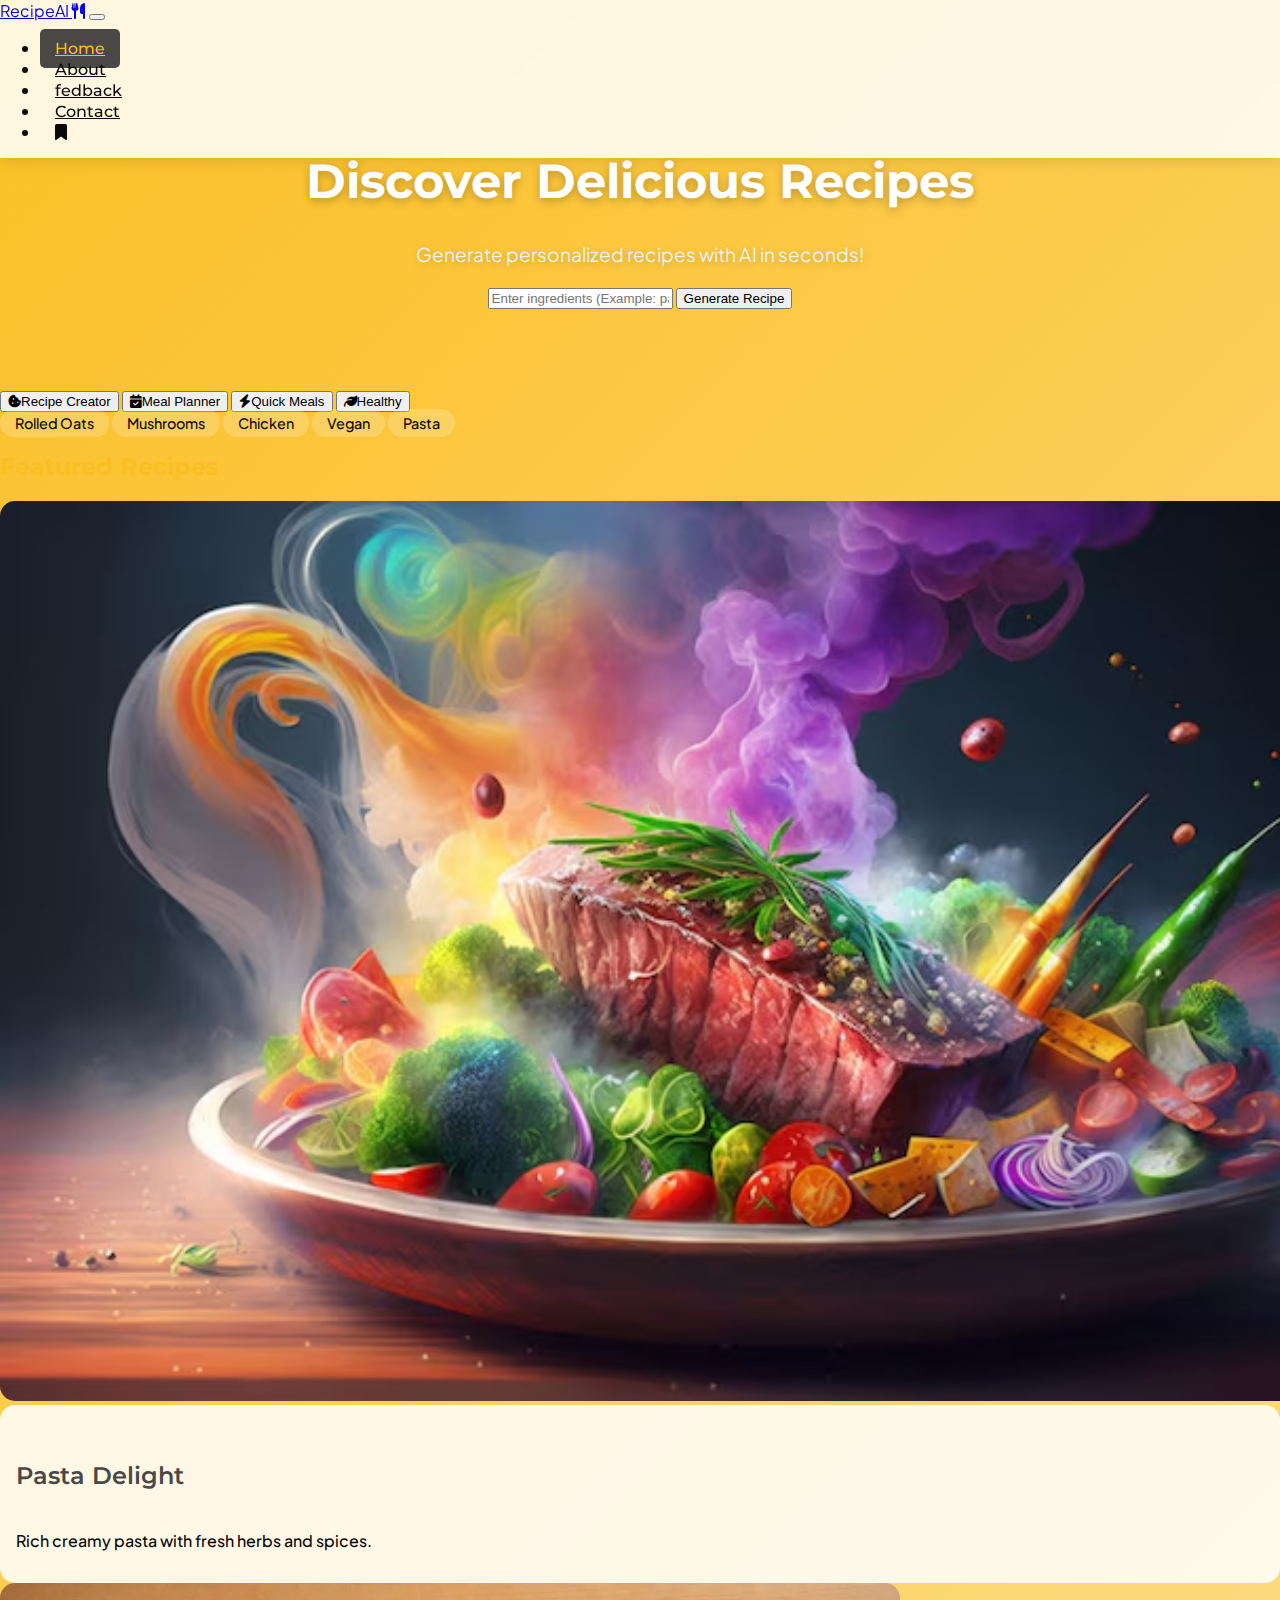
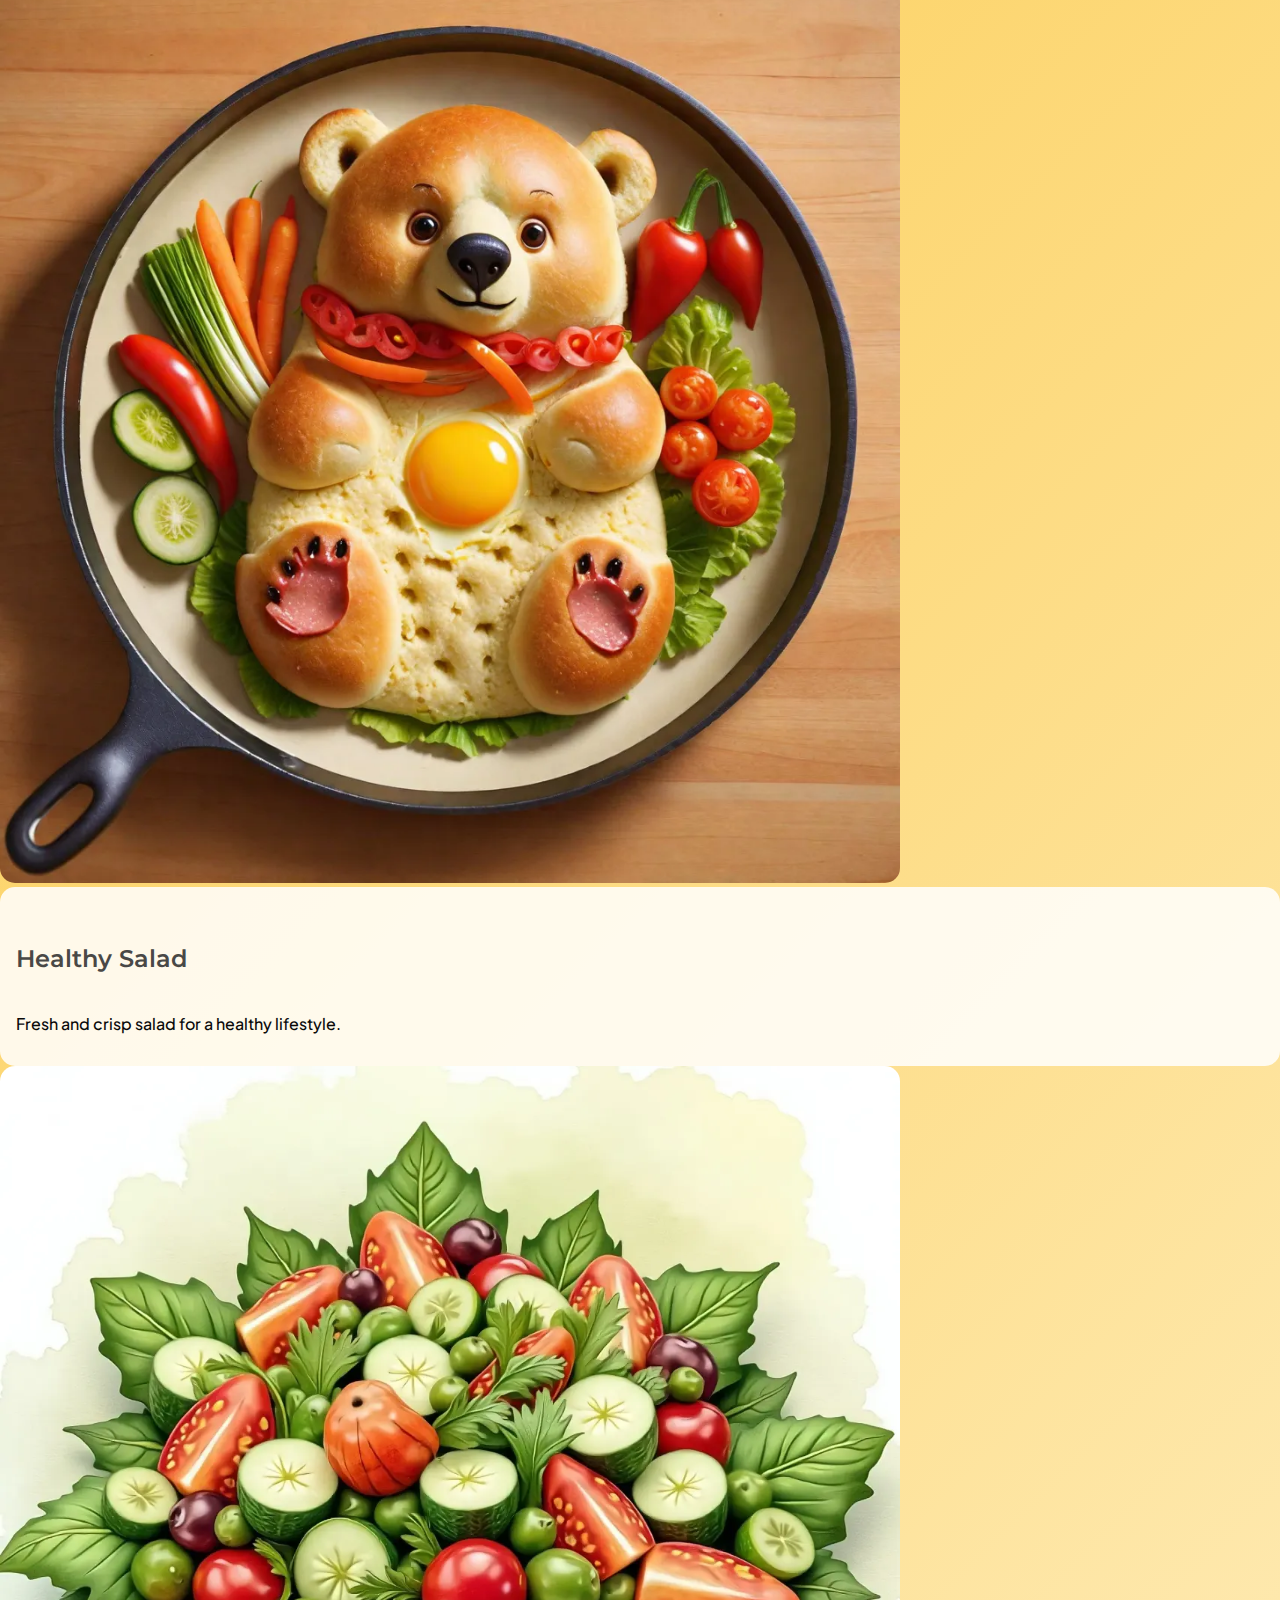
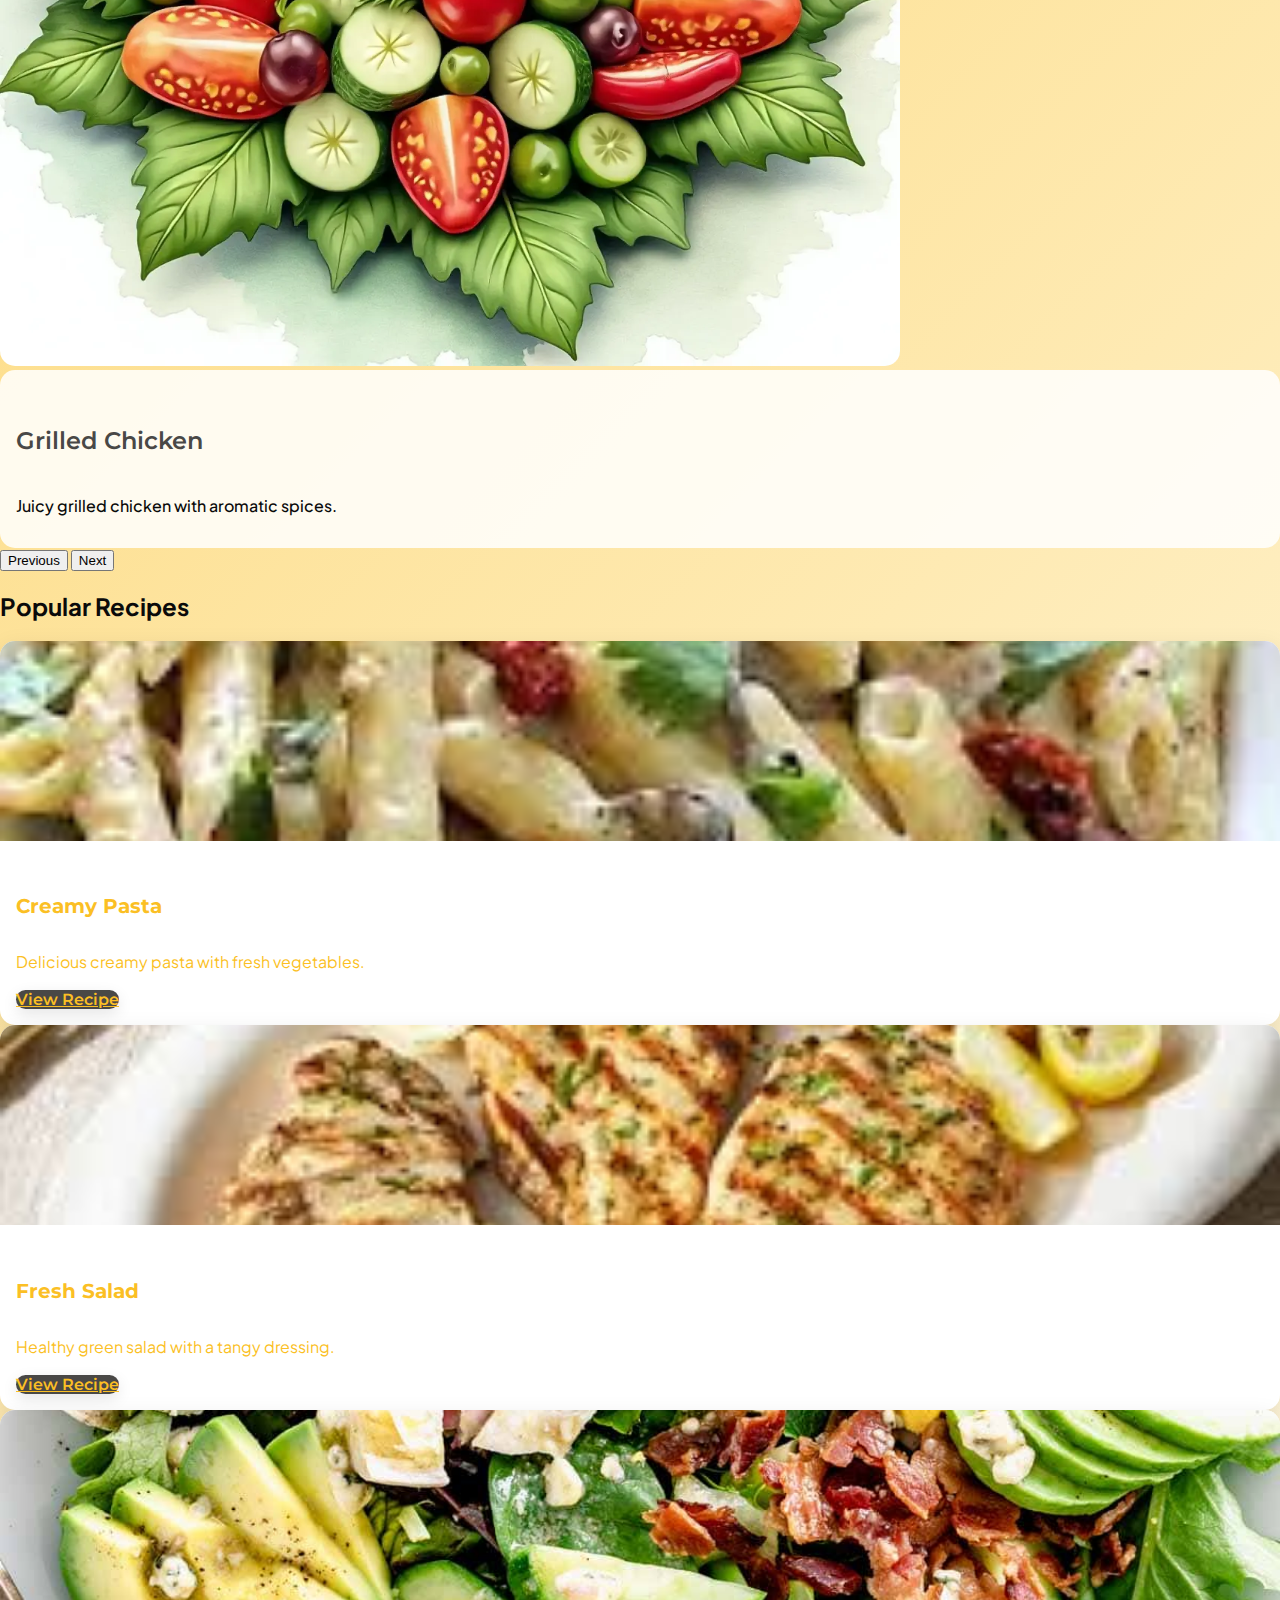
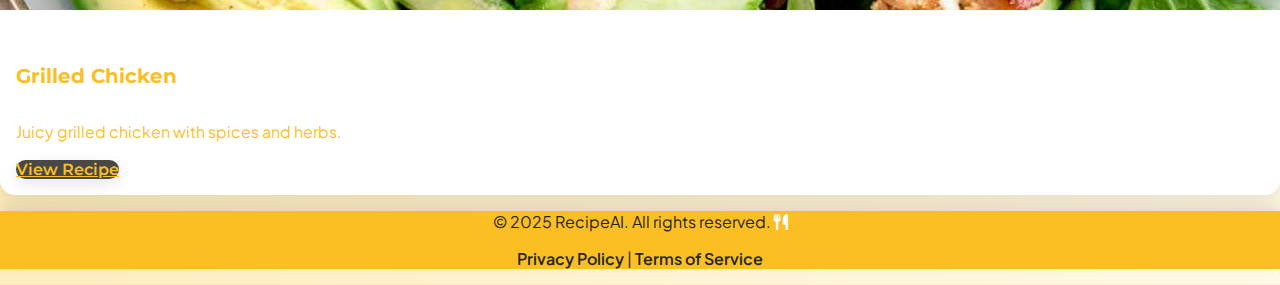
<file: recipe-ai-main/index.html>
<!DOCTYPE html>
<html lang="en">
<head>
  <meta charset="UTF-8">
  <meta name="viewport" content="width=device-width, initial-scale=1.0">
  <title>AI Recipe Generator</title>
  
  <!-- Bootstrap -->
<link href="https://cdn.jsdelivr.net/npm/bootstrap@5.3.8/dist/css/bootstrap.min.css" rel="stylesheet" integrity="sha384-sRIl4kxILFvY47J16cr9ZwB07vP4J8+LH7qKQnuqkuIAvNWLzeN8tE5YBujZqJLB" crossorigin="anonymous">  
  <!-- FontAwesome -->
  <link rel="stylesheet" href="https://cdnjs.cloudflare.com/ajax/libs/font-awesome/6.5.0/css/all.min.css">
  
  <!-- Google Fonts -->
  <link href="https://fonts.googleapis.com/css2?family=Montserrat:wght@500;700&family=Plus+Jakarta+Sans:wght@400;500&display=swap" rel="stylesheet">
  
  <!-- Custom CSS -->
  <link rel="stylesheet" href="index.css">
</head>
<body>

<!-- Navbar -->
<nav class="navbar navbar-expand-lg navbar-light fixed-top px-4 py-3" style="background: rgba(255,255,255,0.85); backdrop-filter: blur(8px);">
  <a class="navbar-brand fw-bold" href="#">RecipeAI <i class="fas fa-utensils"></i></a>
  <button class="navbar-toggler" type="button" data-bs-toggle="collapse" data-bs-target="#navbarNav">
    <span class="navbar-toggler-icon"></span>
  </button>
  <div class="collapse navbar-collapse justify-content-end" id="navbarNav">
    <ul class="navbar-nav align-items-center">
      <li class="nav-item mx-2"><a class="nav-link active" href="#">Home</a></li>
      <li class="nav-item mx-2"><a class="nav-link" href="about.html">About</a></li>
       <li class="nav-item mx-2"><a class="nav-link" href="fedback.html">fedback</a></li>
      <li class="nav-item mx-2"><a class="nav-link" href="contact.html">Contact</a></li>
      <li class="nav-item mx-2"><a class="nav-link" href="#bookmarks"><i class="fas fa-bookmark"></i></a></li>
    </ul>
  </div>
</nav>

 <!-- Hero Section -->
<section class="hero d-flex flex-column align-items-center justify-content-center text-center">
  <h1 class="mb-3">Discover Delicious Recipes</h1>
  <p class="mb-4">Generate personalized recipes with AI in seconds!</p>

  
  <!-- Search Section
  <div class="search-bar mb-4">
    <input type="text" id="searchInput" class="form-control" placeholder="Type your recipe or ingredients">
    <button id="searchBtn" class="btn btn-accent">Search</button>
  </div> -->

  <!-- Input Section for AI Recipe Generator -->
  <div class="input-group mb-4">
    <input type="text" id="ingredients" class="form-control" placeholder="Enter ingredients (Example: pasta, cheese, tomato)">
    <button id="generateBtn" class="btn btn-primary">Generate Recipe</button>
  </div>

  <!-- AI Recipe Output Section -->
  <div class="row g-4 mt-4" id="aiRecipeCards">
    <!-- AI recipe cards appear here dynamically -->
  </div>

</section>



  <!-- Categories -->
  <div class="categories d-flex flex-wrap justify-content-center gap-2 mb-3">
    <button class="btn btn-outline-primary"><i class="fas fa-cookie-bite me-1"></i>Recipe Creator</button>
    <button class="btn btn-outline-primary"><i class="fas fa-calendar-check me-1"></i>Meal Planner</button>
    <button class="btn btn-outline-primary"><i class="fas fa-bolt me-1"></i>Quick Meals</button>
    <button class="btn btn-outline-primary"><i class="fas fa-leaf me-1"></i>Healthy</button>
  </div>

  <!-- Tags -->
  <div class="tags d-flex flex-wrap justify-content-center gap-2">
    <span class="tag">Rolled Oats</span>
    <span class="tag">Mushrooms</span>
    <span class="tag">Chicken</span>
    <span class="tag">Vegan</span>
    <span class="tag">Pasta</span>
  </div>
</section>

<!-- Featured Recipes Carousel -->
<section class="carousel-section container my-5">
  <h2 class="text-center mb-4">Featured Recipes</h2>
  
  <div id="recipeCarousel" class="carousel slide shadow-sm rounded" data-bs-ride="carousel">
    <div class="carousel-inner rounded">
      <div class="carousel-item active">
        <img src="images/ai rainbow.avif" class="d-block w-100 carousel-img rounded" alt="Pasta">
        <div class="carousel-caption d-none d-md-block bg-light bg-opacity-75 rounded p-3">
          <h5>Pasta Delight</h5>
          <p>Rich creamy pasta with fresh herbs and spices.</p>
        </div>
      </div>
      <div class="carousel-item">
        <img src="images/bear.webp" class="d-block w-100 carousel-img rounded" alt="Salad">
        <div class="carousel-caption d-none d-md-block bg-light bg-opacity-75 rounded p-3">
          <h5>Healthy Salad</h5>
          <p>Fresh and crisp salad for a healthy lifestyle.</p>
        </div>
      </div>
      <div class="carousel-item">
        <img src="images/feature_image_1.webp" class="d-block w-100 carousel-img rounded" alt="Chicken">
        <div class="carousel-caption d-none d-md-block bg-light bg-opacity-75 rounded p-3">
          <h5>Grilled Chicken</h5>
          <p>Juicy grilled chicken with aromatic spices.</p>
        </div>
      </div>
    </div>

    <!-- Controls -->
     <button class="carousel-control-prev" type="button" data-bs-target="#recipeCarousel" data-bs-slide="prev">
      <span class="carousel-control-prev-icon bg-dark rounded-circle p-2" aria-hidden="true"></span>
      <span class="visually-hidden">Previous</span>
    </button>
    <button class="carousel-control-next" type="button" data-bs-target="#recipeCarousel" data-bs-slide="next">
      <span class="carousel-control-next-icon bg-dark rounded-circle p-2" aria-hidden="true"></span>
      <span class="visually-hidden">Next</span>
    </button>

    <!-- Indicators  -->
     <div class="carousel-indicators mt-2">
      <button type="button" data-bs-target="#recipeCarousel" data-bs-slide-to="0" class="active rounded-circle" aria-current="true" aria-label="Slide 1"></button>
      <button type="button" data-bs-target="#recipeCarousel" data-bs-slide-to="1" class="rounded-circle" aria-label="Slide 2"></button>
      <button type="button" data-bs-target="#recipeCarousel" data-bs-slide-to="2" class="rounded-circle" aria-label="Slide 3"></button>
    </div>
  </div>
</section>



  
<!-- Recipe Cards Section -->
<section class="recipes container my-5">
  <h2 class="text-center mb-4">Popular Recipes</h2>
  <div class="row g-4" id="staticRecipeCards">
    <!-- Static recipe cards -->
    <div class="col-md-4">
      <div class="card recipe-card shadow-sm h-100">
        <img src="images/images.jpeg" class="card-img-top rounded" alt="Pasta">
        <div class="card-body">
          <h5 class="card-title">Creamy Pasta</h5>
          <p class="card-text">Delicious creamy pasta with fresh vegetables.</p>
          <a href="#" class="btn btn-accent">View Recipe</a>
        </div>
      </div>
    </div>

    <div class="col-md-4">
      <div class="card recipe-card shadow-sm h-100">
        <img src="images/images (1).jpeg" class="card-img-top rounded" alt="Salad">
        <div class="card-body">
          <h5 class="card-title">Fresh Salad</h5>
          <p class="card-text">Healthy green salad with a tangy dressing.</p>
          <a href="#" class="btn btn-accent">View Recipe</a>
        </div>
      </div>
    </div>

    <div class="col-md-4">
      <div class="card recipe-card shadow-sm h-100">
        <img src="images/healthy-cobb-salad-steps-sq-026.jpg" class="card-img-top rounded" alt="Chicken">
        <div class="card-body">
          <h5 class="card-title">Grilled Chicken</h5>
          <p class="card-text">Juicy grilled chicken with spices and herbs.</p>
          <a href="#" class="btn btn-accent">View Recipe</a>
        </div>
      </div>
    </div>
  </div>

  
<!-- Footer -->
 <section class="footer-section mt-5">
<footer class="footer">
  <div class="footer-content">
    <p>&copy; 2025 RecipeAI. All rights reserved. <i class="fas fa-utensils"></i></p>
    <p>
      <a href="#">Privacy Policy</a> | 
      <a href="#">Terms of Service</a>
    </p>
  </div>
    </footer>
 </section>

<script src="https://cdn.jsdelivr.net/npm/bootstrap@5.3.8/dist/js/bootstrap.bundle.min.js" integrity="sha384-FKyoEForCGlyvwx9Hj09JcYn3nv7wiPVlz7YYwJrWVcXK/BmnVDxM+D2scQbITxI" crossorigin="anonymous"></script>
<script src="index.js"></script>
</body>
</html>
</file>
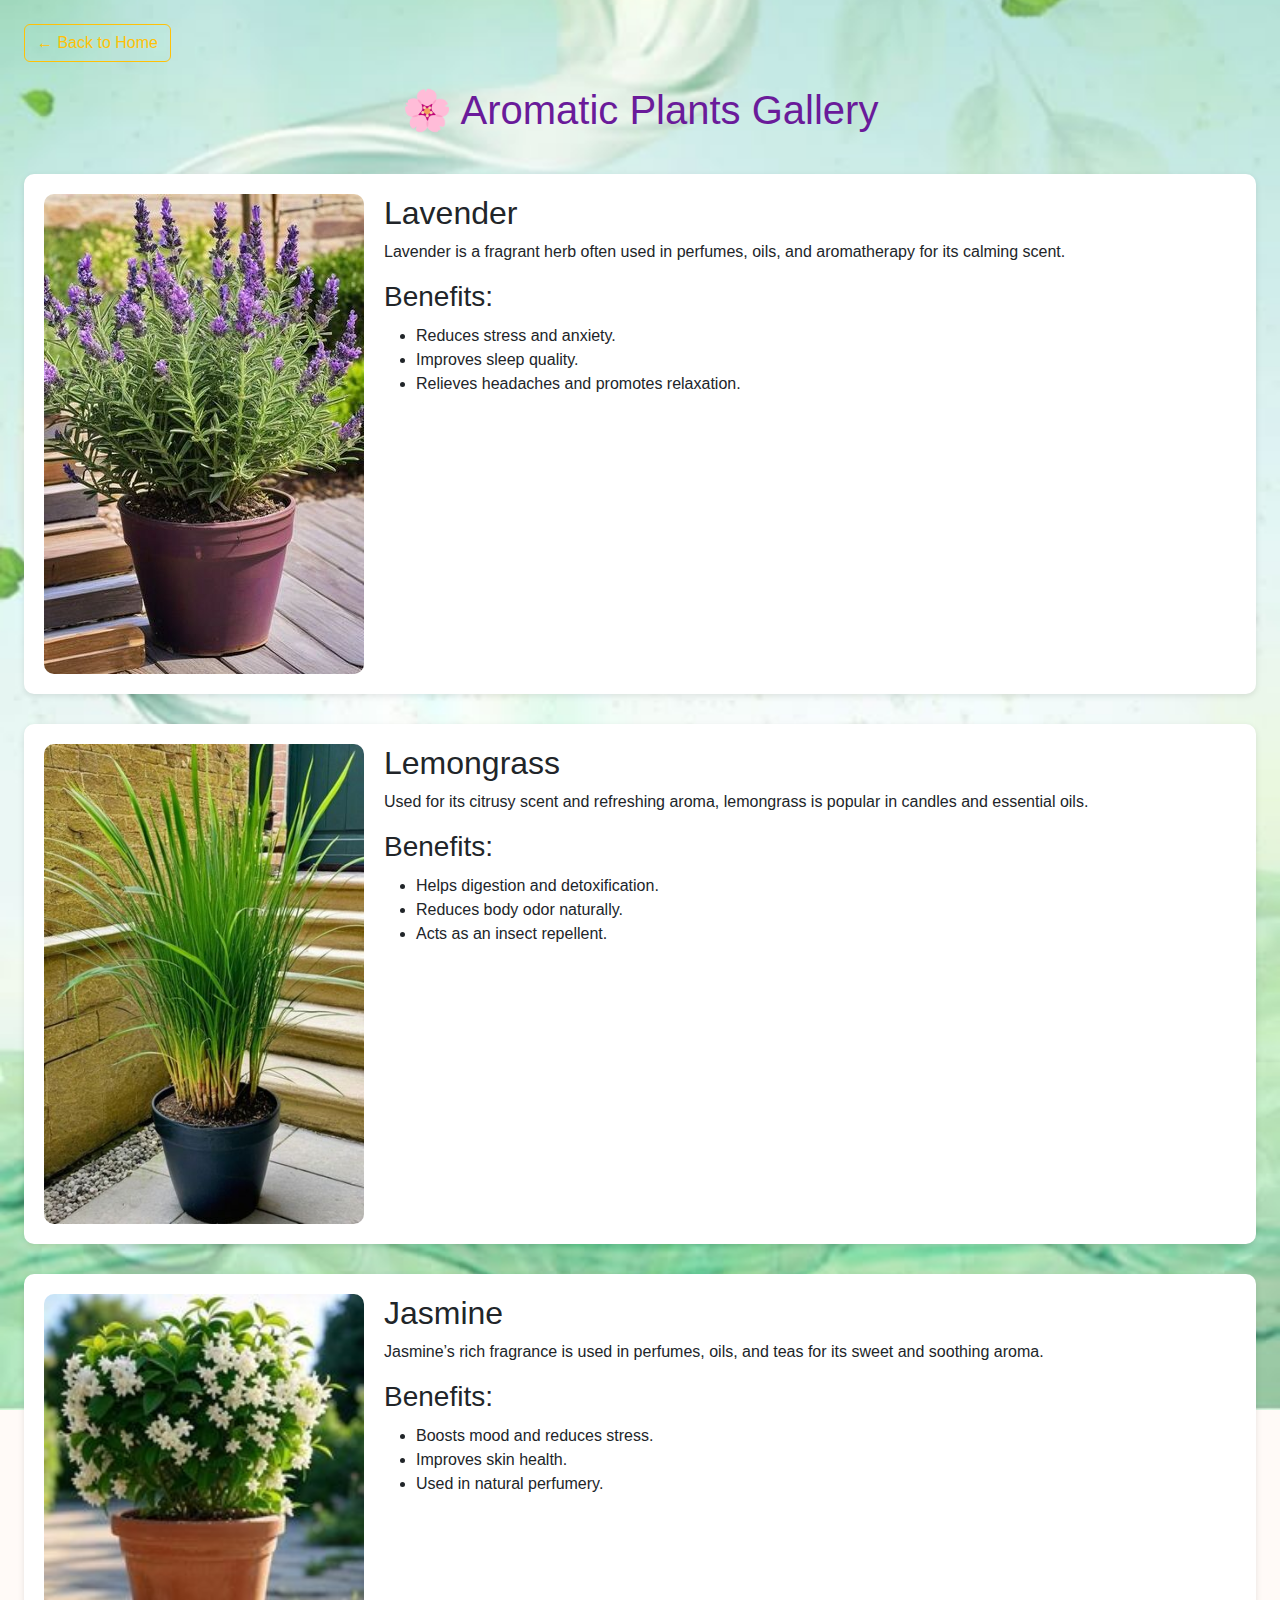
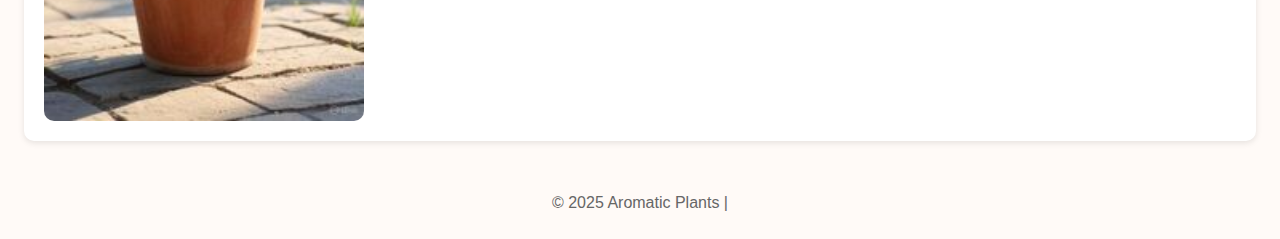
<file: aromatic.html>
<!DOCTYPE html>
<html lang="en">
<head>
  <meta charset="UTF-8">
  <meta name="viewport" content="width=device-width, initial-scale=1.0">
  <title>Aromatic Plants Gallery</title>
    <!-- Bootstrap CSS -->
  <link href="https://cdn.jsdelivr.net/npm/bootstrap@5.3.8/dist/css/bootstrap.min.css" rel="stylesheet" />
  <link href="https://cdn.jsdelivr.net/npm/bootstrap-icons@1.11.3/font/bootstrap-icons.css" rel="stylesheet" />
  <link href="aromatic.css" rel="stylesheet">
</head>
<body>
 <body class="p-4">
 <a href="index.html" class="btn btn-outline-warning mb-4">← Back to Home</a>
  <h1>🌸 Aromatic Plants Gallery</h1>

  <div class="plant">
    <img src="iloveimg-resized/lavender1.jpeg" alt="Lavender">
    <div class="info">
      <h2>Lavender</h2>
      <p>Lavender is a fragrant herb often used in perfumes, oils, and aromatherapy for its calming scent.</p>
      <h3>Benefits:</h3>
      <ul>
        <li>Reduces stress and anxiety.</li>
        <li>Improves sleep quality.</li>
        <li>Relieves headaches and promotes relaxation.</li>
      </ul>
    </div>
  </div>

  <div class="plant">
    <img src="iloveimg-resized/lemongrss.jpeg" alt="Lemongrass">
    <div class="info">
      <h2>Lemongrass</h2>
      <p>Used for its citrusy scent and refreshing aroma, lemongrass is popular in candles and essential oils.</p>
      <h3>Benefits:</h3>
      <ul>
        <li>Helps digestion and detoxification.</li>
        <li>Reduces body odor naturally.</li>
        <li>Acts as an insect repellent.</li>
      </ul>
    </div>
  </div>

  <div class="plant">
    <img src="iloveimg-resized/jasmin.jpeg" alt="Jasmine">
    <div class="info">
      <h2>Jasmine</h2>
      <p>Jasmine’s rich fragrance is used in perfumes, oils, and teas for its sweet and soothing aroma.</p>
      <h3>Benefits:</h3>
      <ul>
        <li>Boosts mood and reduces stress.</li>
        <li>Improves skin health.</li>
        <li>Used in natural perfumery.</li>
      </ul>
    </div>
  </div>

  <footer>© 2025 Aromatic Plants |</footer>
</body>
</html>
</file>
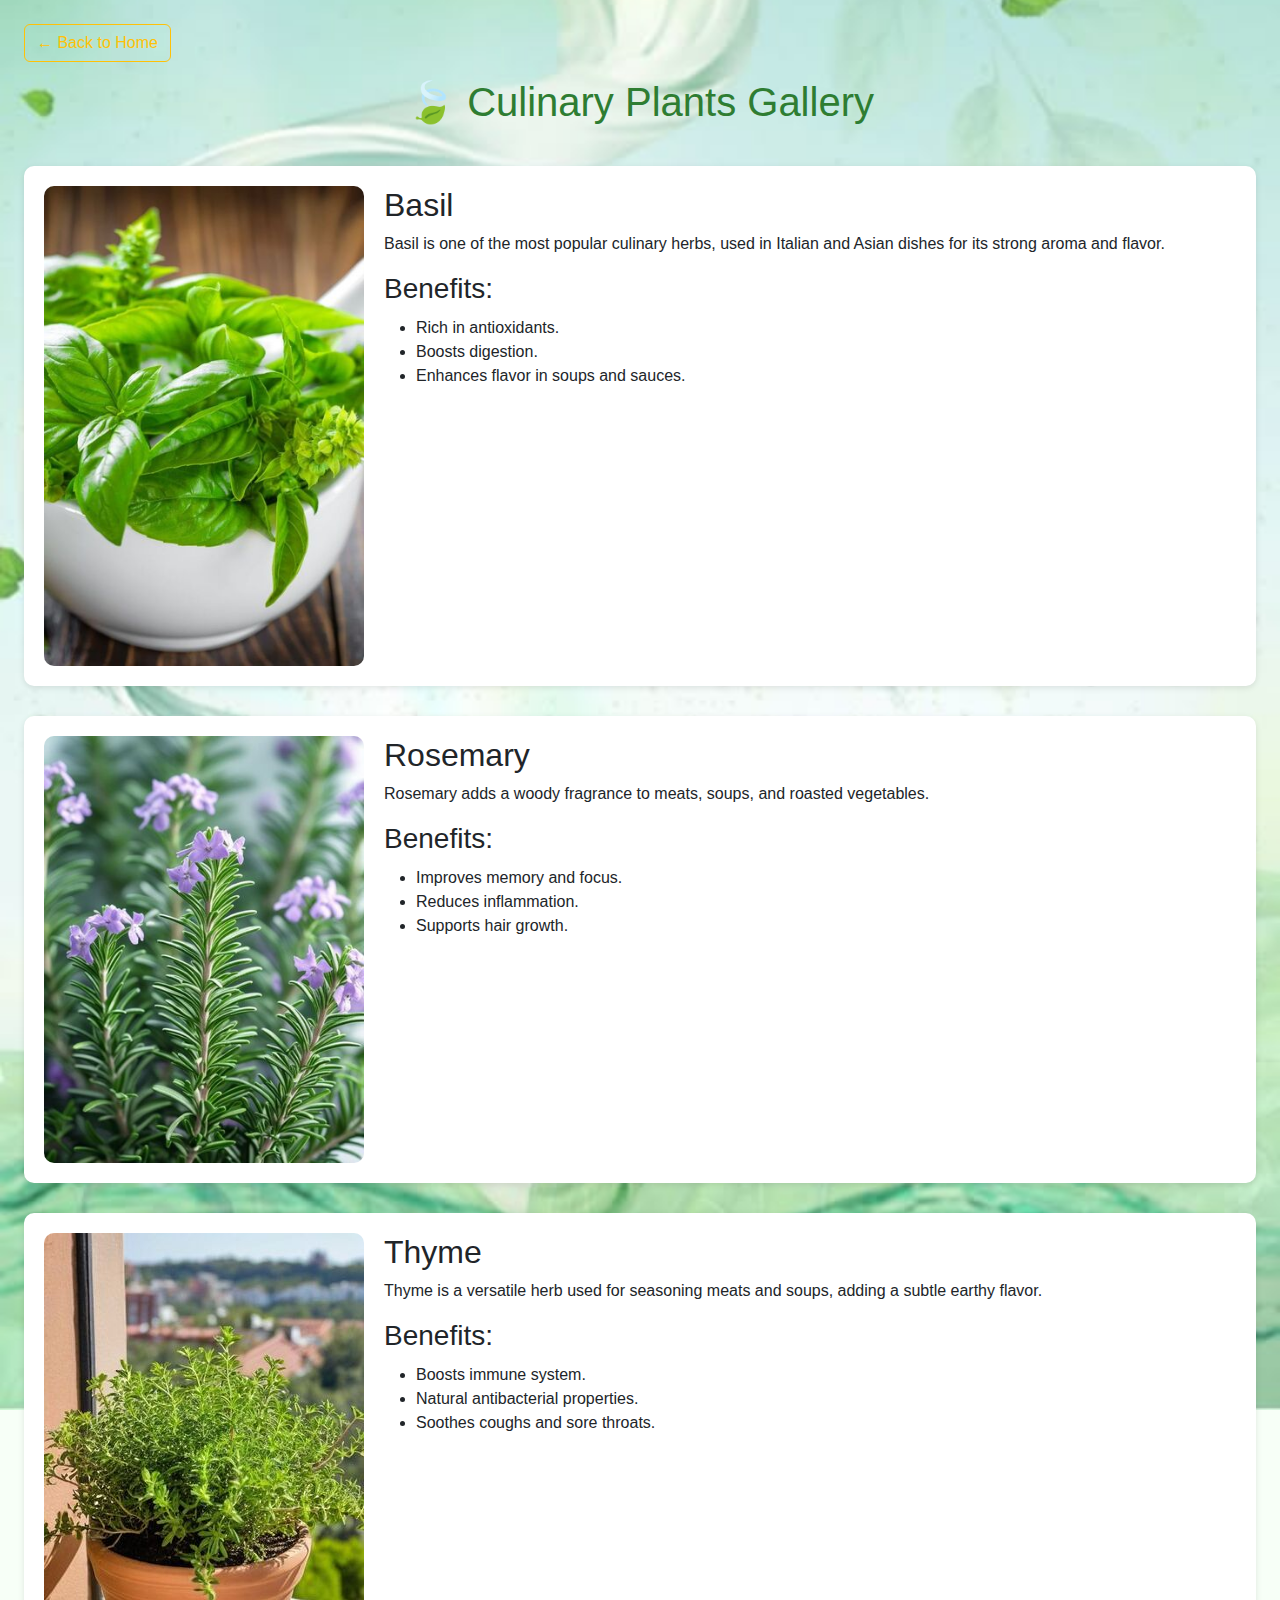
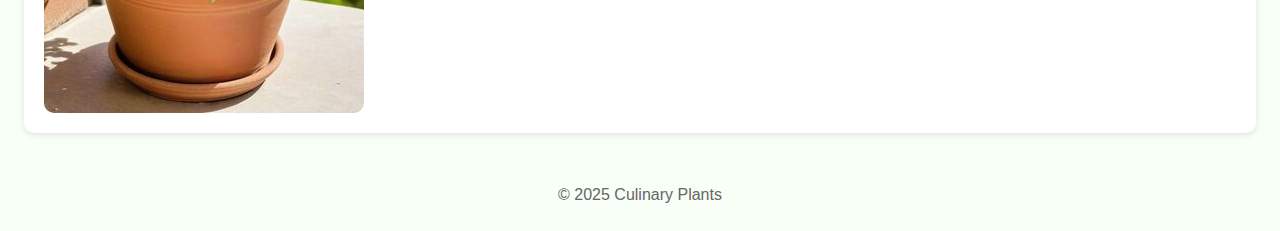
<file: culinary.html>
<!DOCTYPE html>
<html lang="en">
<head>
  <meta charset="UTF-8">
  <meta name="viewport" content="width=device-width, initial-scale=1.0">
  <title>Culinary Plants Gallery</title>
    <!-- Bootstrap CSS -->
  <link href="https://cdn.jsdelivr.net/npm/bootstrap@5.3.8/dist/css/bootstrap.min.css" rel="stylesheet" />
  <link href="https://cdn.jsdelivr.net/npm/bootstrap-icons@1.11.3/font/bootstrap-icons.css" rel="stylesheet" />
  <link href="culinary.css" rel="stylesheet">
</head>
<body>
  <body class="p-4">
  <a href="index.html" class="btn btn-outline-warning mb-3">← Back to Home</a>
  <h1>🍃 Culinary Plants Gallery</h1>

  <div class="plant">
    <img src="iloveimg-resized/basil.jpeg" alt="Basil">
    <div class="info">
      <h2>Basil</h2>
      <p>Basil is one of the most popular culinary herbs, used in Italian and Asian dishes for its strong aroma and flavor.</p>
      <h3>Benefits:</h3>
      <ul>
        <li>Rich in antioxidants.</li>
        <li>Boosts digestion.</li>
        <li>Enhances flavor in soups and sauces.</li>
      </ul>
    </div>
  </div>

  <div class="plant">
    <img src="iloveimg-resized/rosemery.jpeg" alt="Rosemary">
    <div class="info">
      <h2>Rosemary</h2>
      <p>Rosemary adds a woody fragrance to meats, soups, and roasted vegetables.</p>
      <h3>Benefits:</h3>
      <ul>
        <li>Improves memory and focus.</li>
        <li>Reduces inflammation.</li>
        <li>Supports hair growth.</li>
      </ul>
    </div>
  </div>

  <div class="plant">
    <img src="iloveimg-resized/Love fresh thyme_.jpeg" alt="Thyme">
    <div class="info">
      <h2>Thyme</h2>
      <p>Thyme is a versatile herb used for seasoning meats and soups, adding a subtle earthy flavor.</p>
      <h3>Benefits:</h3>
      <ul>
        <li>Boosts immune system.</li>
        <li>Natural antibacterial properties.</li>
        <li>Soothes coughs and sore throats.</li>
      </ul>
    </div>
  </div>

  <footer>© 2025 Culinary Plants </footer>
</body>
</html>
</file>
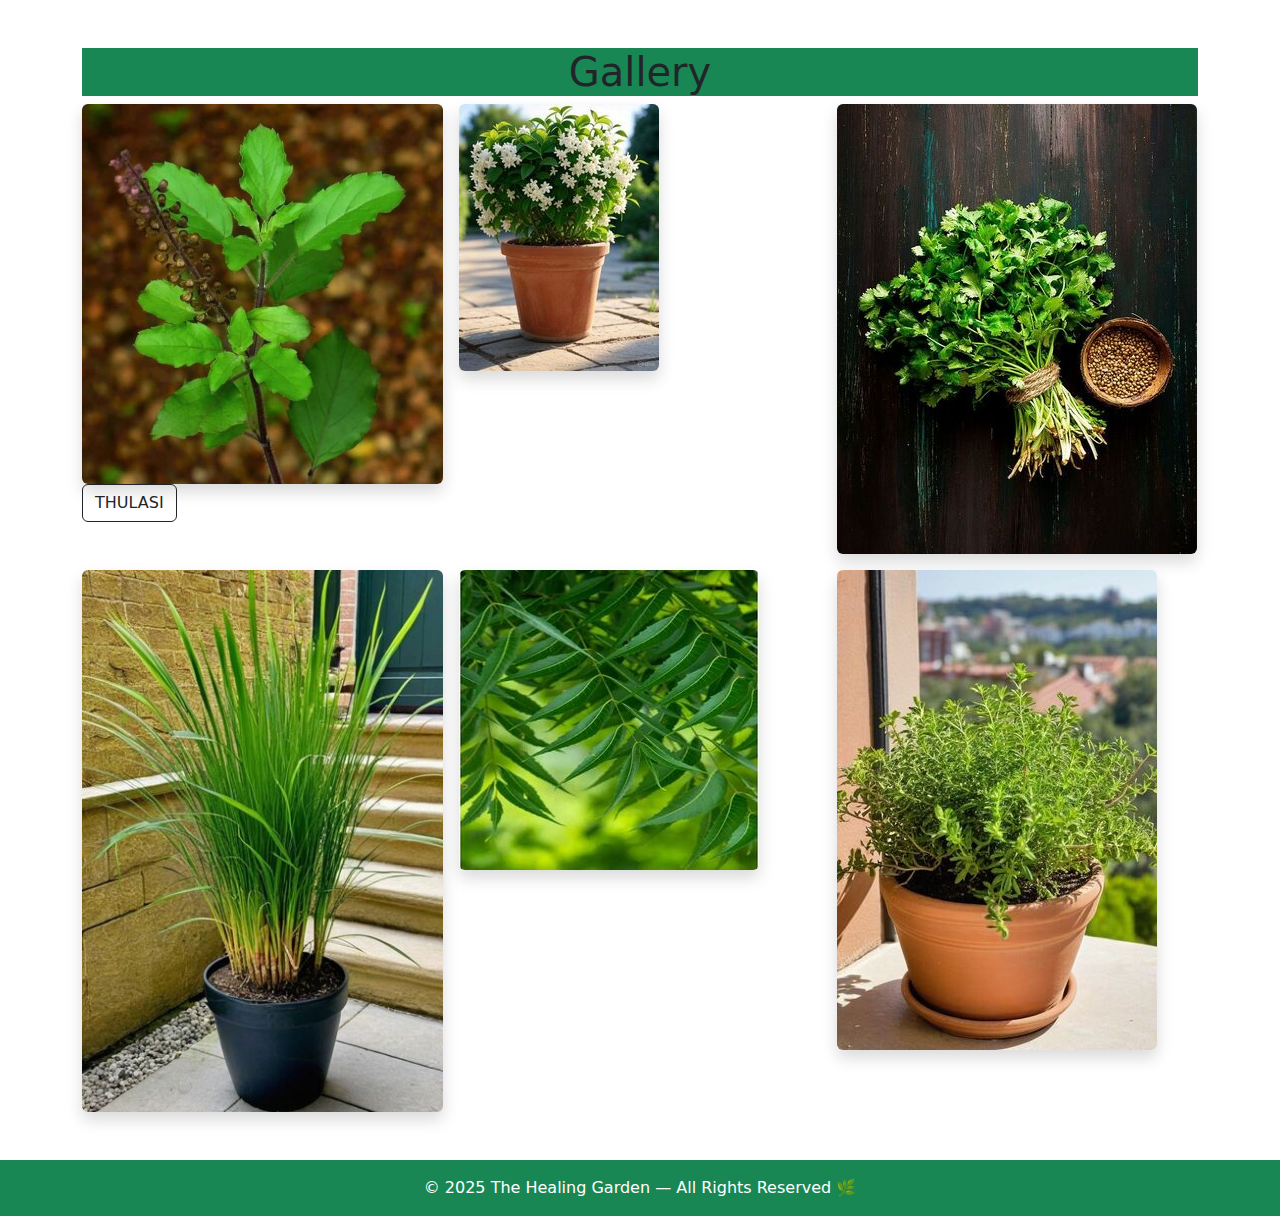
<file: gallery.html>
<!DOCTYPE html>
<html lang="en">
<head>
  <meta charset="UTF-8">
  <meta name="viewport" content="width=device-width, initial-scale=1.0">
  <title>Gallery - The Healing Garden</title>
  <link href="https://cdn.jsdelivr.net/npm/bootstrap@5.3.8/dist/css/bootstrap.min.css" rel="stylesheet">
  <link href="gallery.css" rel="stylesheet">
</head>
<body>

  <section class="container py-5">
    <h1 class="text-center  bg-success">Gallery</h1>
    <div class="row g-3">
      <div class="col-md-4 col-sm-6">
        <img src="iloveimg-resized/Thulasi!.jpeg" class="img-fluid rounded shadow" alt="Slide 1">
        <h4 class="h4 btn btn-outline-dark">THULASI</h4>
      </div>
      <div class="col-md-4 col-sm-6">
        <img src="iloveimg-resized/jasmin.jpeg" class="img-fluid rounded shadow" alt="Slide 2">
      </div>
      <div class="col-md-4 col-sm-6">
        <img src="iloveimg-resized/mailli.jpeg" class="img-fluid rounded shadow" alt="Slide 3">
      </div>
      <!-- Add more images below -->
      <div class="col-md-4 col-sm-6">
        <img src="iloveimg-resized/lemongrss.jpeg" class="img-fluid rounded shadow" alt="Slide 4">
      </div>
      <div class="col-md-4 col-sm-6">
        <img src="iloveimg-resized/neem.jpeg" class="img-fluid rounded shadow" alt="Slide 5">
      </div>
      <div class="col-md-4 col-sm-6">
        <img src="iloveimg-resized/Love fresh thyme_.jpeg" class="img-fluid rounded shadow" alt="Slide 6">
      </div>
    </div>
  </section>

  <footer class="text-center py-3 bg-success text-white">
    &copy; 2025 The Healing Garden — All Rights Reserved 🌿
  </footer>

  <script src="https://cdn.jsdelivr.net/npm/bootstrap@5.3.8/dist/js/bootstrap.bundle.min.js"></script>
</body>
</html>
</file>
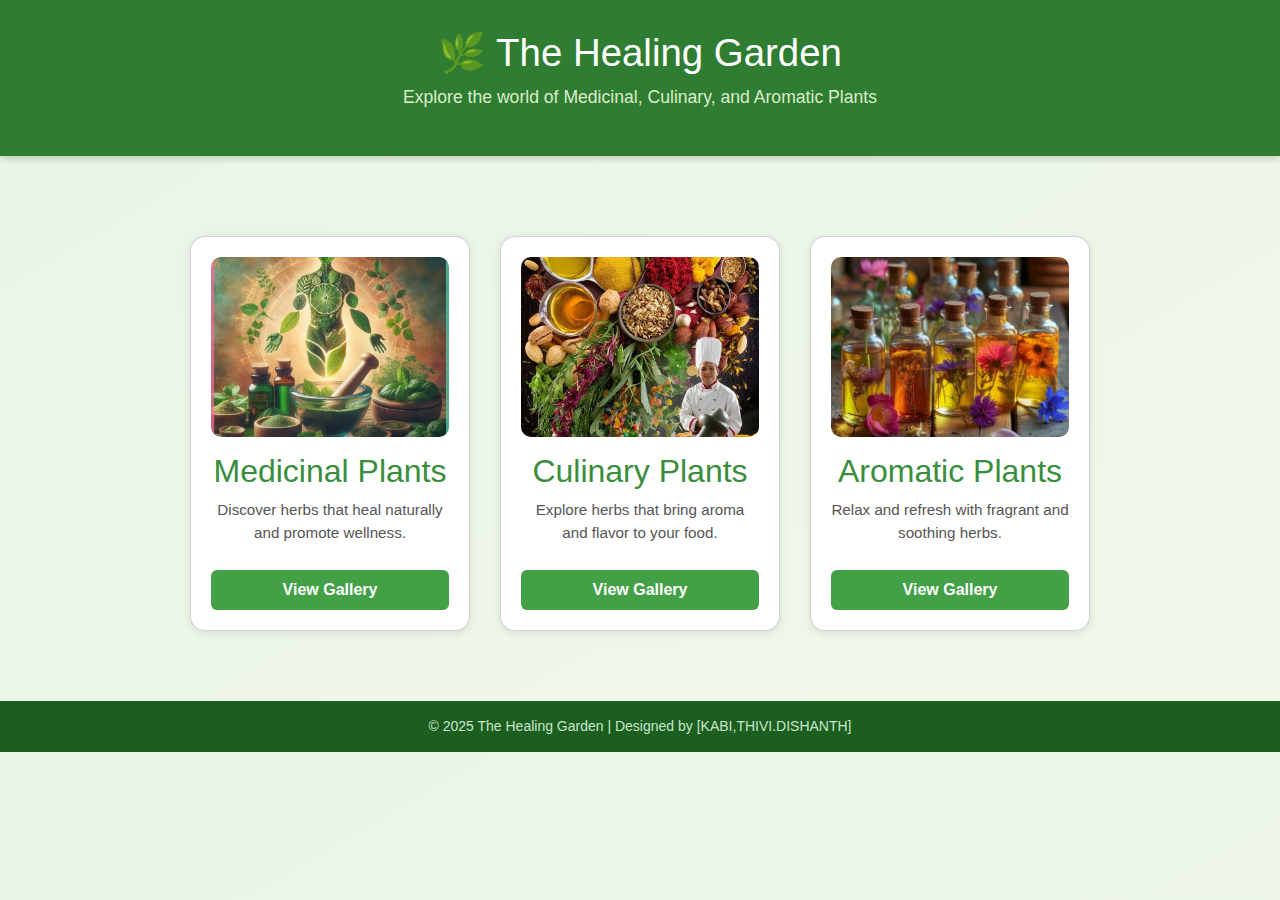
<file: index1.html>
<!DOCTYPE html>
<html lang="en">
<head>
  <meta charset="UTF-8" />
  <meta name="viewport" content="width=device-width, initial-scale=1.0" />
  <title> The Healing Garden</title>

  <!-- Bootstrap CSS -->
  <link href="https://cdn.jsdelivr.net/npm/bootstrap@5.3.8/dist/css/bootstrap.min.css" rel="stylesheet" />
  <link href="https://cdn.jsdelivr.net/npm/bootstrap-icons@1.11.3/font/bootstrap-icons.css" rel="stylesheet" />
<link href="style1.css" rel="stylesheet">
</head>

  
<header>
    <h1>🌿 The Healing Garden</h1>
    <p>Explore the world of Medicinal, Culinary, and Aromatic Plants</p>
  </header>

  <main>
    <div class="card">
      <img src="imges/m1.jpeg" alt="Medicinal Plants">
      <h2>Medicinal Plants</h2>
      <p>Discover herbs that heal naturally and promote wellness.</p>
      <a href="medicinal.html">View Gallery</a>
    </div>

    <div class="card">
      <img src="imges/c1.jpeg" alt="Culinary Plants">
      <h2>Culinary Plants</h2>
      <p>Explore herbs that bring aroma and flavor to your food.</p>
      <a href="culinary.html " class="view-gallery-btn">View Gallery</a>
    </div>

    <div class="card">
      <img src="imges/a1.jpeg" alt="Aromatic Plants">
      <h2>Aromatic Plants</h2>
      <p>Relax and refresh with fragrant and soothing herbs.</p>
      <a href="aromatic.html"  class="view-gallery-btn">View Gallery</a>
    </div>
  </main>

  <footer>
    © 2025 The Healing Garden | Designed by [KABI,THIVI.DISHANTH]
  </footer>

</body>
</html>
</file>
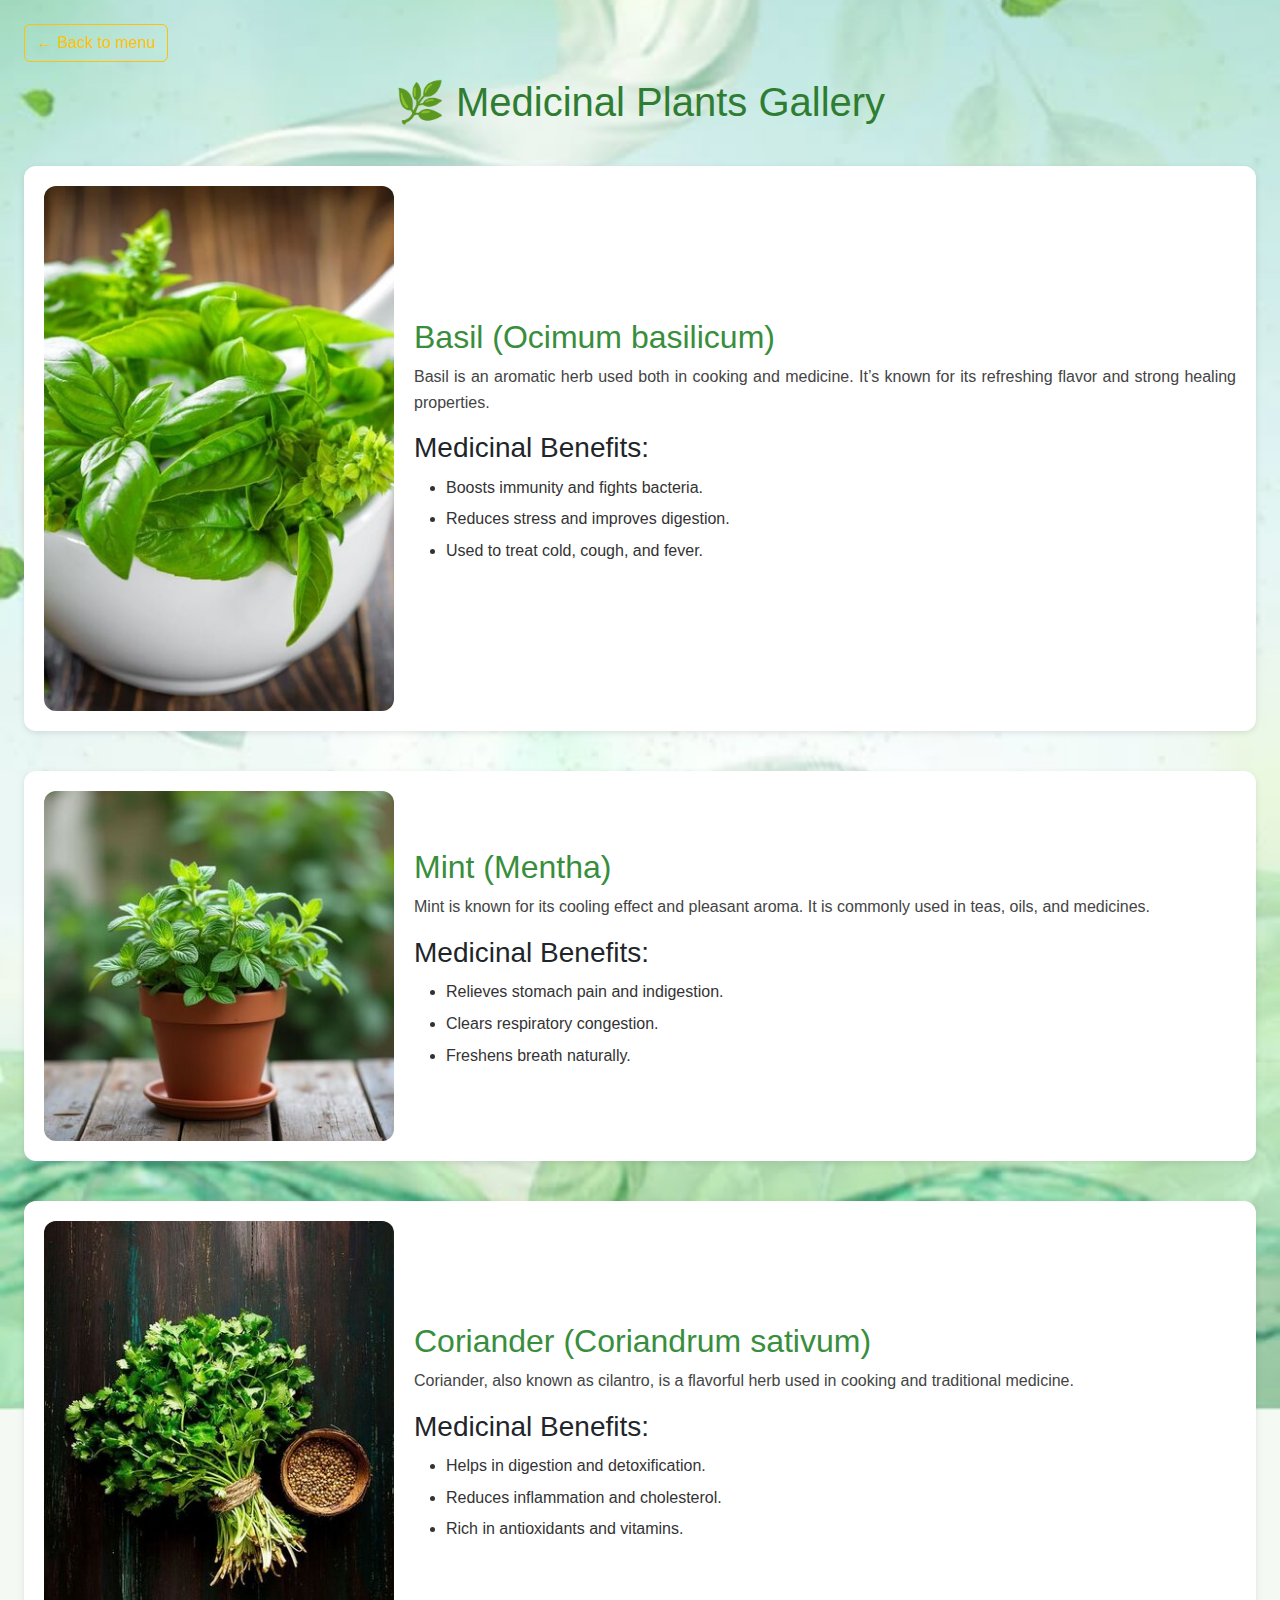
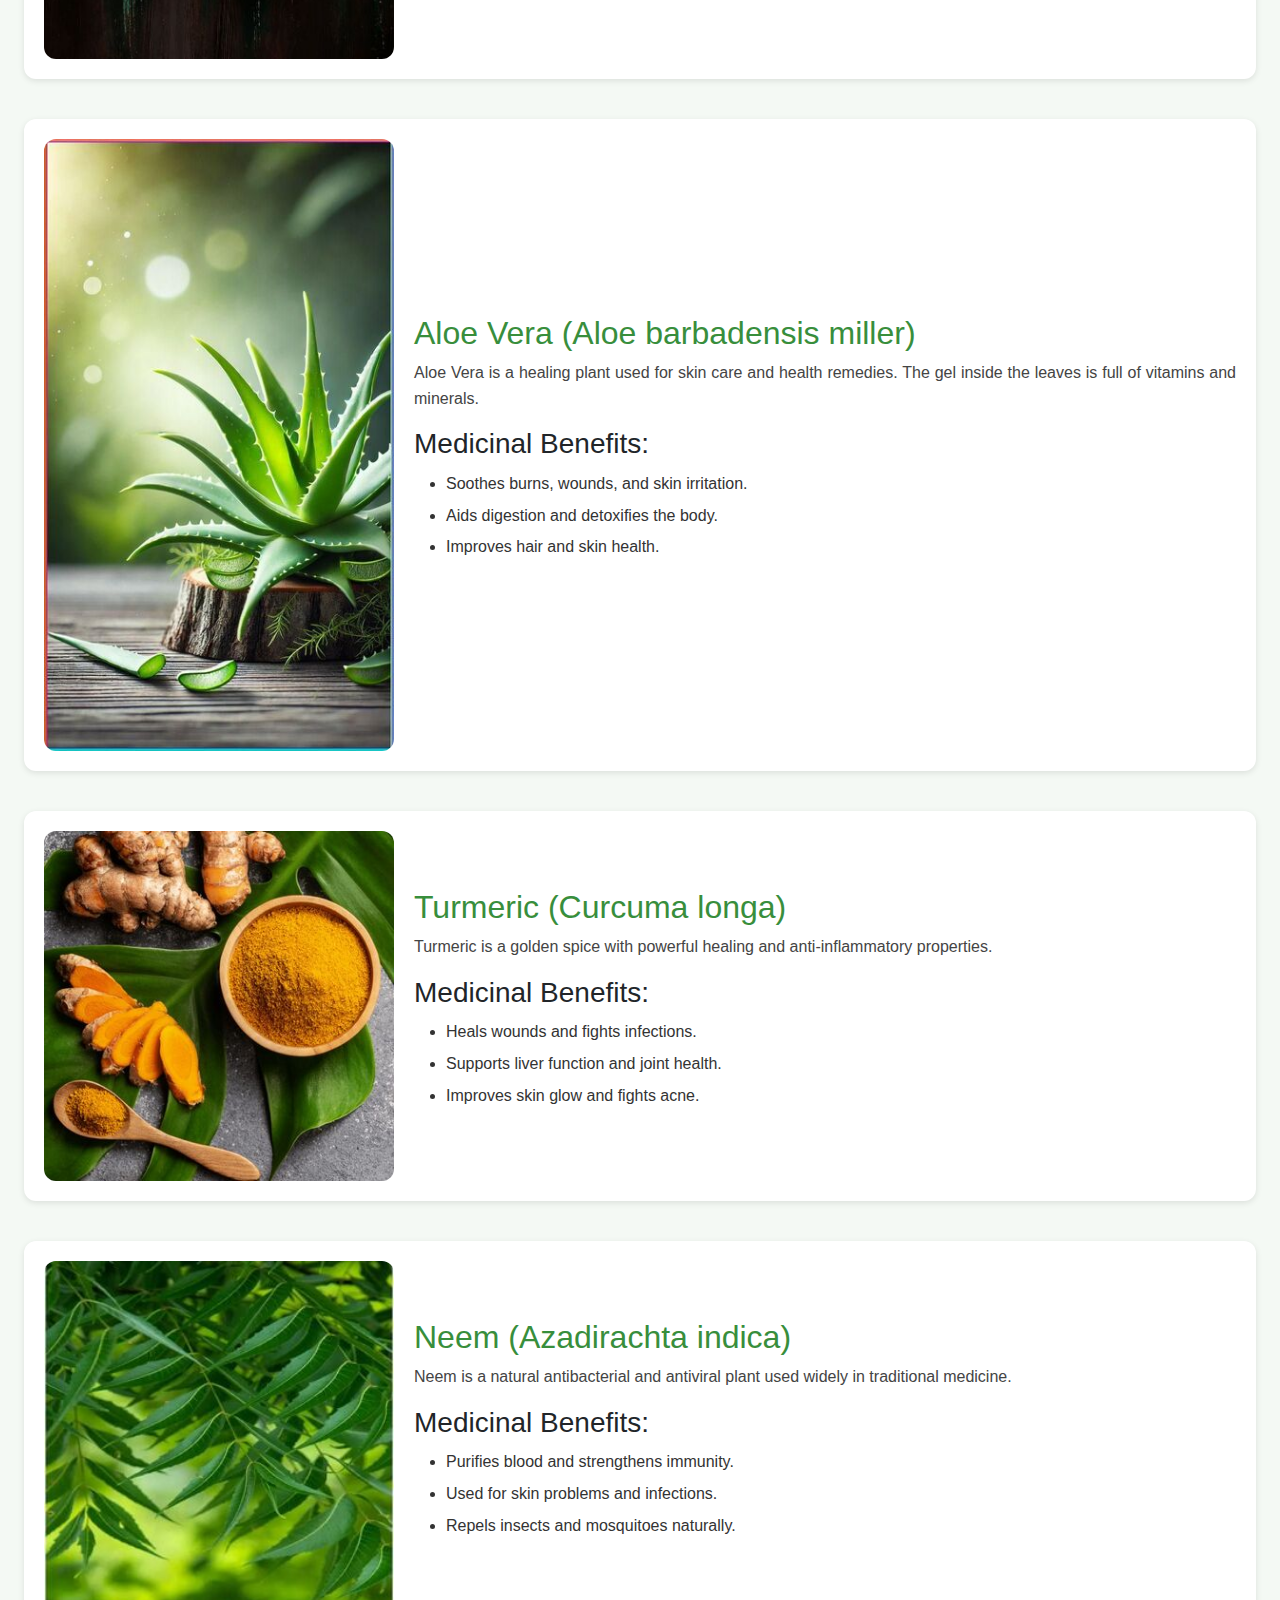
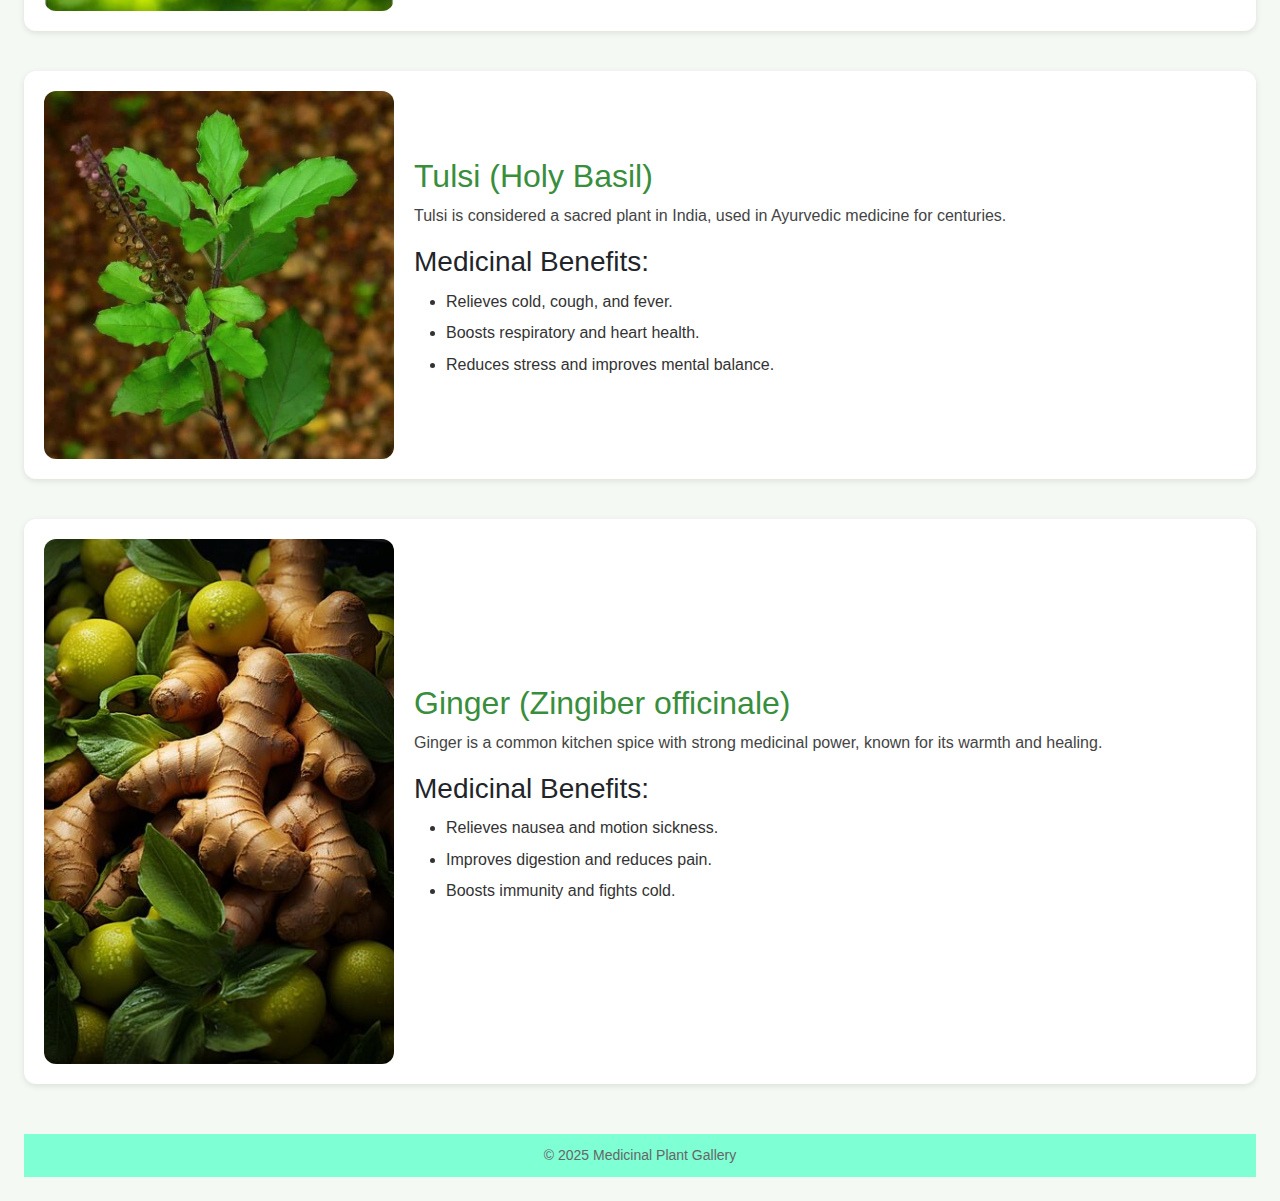
<file: medicinal.html>
<!DOCTYPE html>
<html lang="en">
<head>
  <meta charset="UTF-8">
  <meta name="viewport" content="width=device-width, initial-scale=1.0">
  <title>Medicinal Plants Gallery</title>
   <!-- Bootstrap CSS -->
  <link href="https://cdn.jsdelivr.net/npm/bootstrap@5.3.8/dist/css/bootstrap.min.css" rel="stylesheet" />
  <link href="https://cdn.jsdelivr.net/npm/bootstrap-icons@1.11.3/font/bootstrap-icons.css" rel="stylesheet" />
<link href="thulai.css" rel="stylesheet">

</head>
<body>
  <body class="p-4">
  <a href="index.html" class="btn btn-outline-warning mb-3">← Back to menu</a>
  <h1>🌿 Medicinal Plants Gallery</h1>

  <!-- 1 -->
  <div class="plant-section">
    <img src="/iloveimg-resized/basil.jpeg" alt="Basil">
    <div class="plant-info">
      <h2>Basil (Ocimum basilicum)</h2>
      <p>
        Basil is an aromatic herb used both in cooking and medicine.
        It’s known for its refreshing flavor and strong healing properties.
      </p>
      <h3>Medicinal Benefits:</h3>
      <ul>
        <li>Boosts immunity and fights bacteria.</li>
        <li>Reduces stress and improves digestion.</li>
        <li>Used to treat cold, cough, and fever.</li>
      </ul>
    </div>
  </div>

  <!-- 2 -->
  <div class="plant-section">
    <img src="iloveimg-resized/🌿 Fresh, vibrant mint leaves ready to add a burst….jpeg" alt="Mint">
    <div class="plant-info">
      <h2>Mint (Mentha)</h2>
      <p>
        Mint is known for its cooling effect and pleasant aroma.
        It is commonly used in teas, oils, and medicines.
      </p>
      <h3>Medicinal Benefits:</h3>
      <ul>
        <li>Relieves stomach pain and indigestion.</li>
        <li>Clears respiratory congestion.</li>
        <li>Freshens breath naturally.</li>
      </ul>
    </div>
  </div>

  <!-- 3 -->
  <div class="plant-section">
    <img src="iloveimg-resized/mailli.jpeg" alt="Coriander">
    <div class="plant-info">
      <h2>Coriander (Coriandrum sativum)</h2>
      <p>
        Coriander, also known as cilantro, is a flavorful herb used in cooking and traditional medicine.
      </p>
      <h3>Medicinal Benefits:</h3>
      <ul>
        <li>Helps in digestion and detoxification.</li>
        <li>Reduces inflammation and cholesterol.</li>
        <li>Rich in antioxidants and vitamins.</li>
      </ul>
    </div>
  </div>

  <!-- 4 -->
  <div class="plant-section">
    <img src="iloveimg-resized/nlock the incredible power of aloe vera! 🌱✨….jpeg" alt="Aloe Vera">
    <div class="plant-info">
      <h2>Aloe Vera (Aloe barbadensis miller)</h2>
      <p>
        Aloe Vera is a healing plant used for skin care and health remedies.
        The gel inside the leaves is full of vitamins and minerals.
      </p>
      <h3>Medicinal Benefits:</h3>
      <ul>
        <li>Soothes burns, wounds, and skin irritation.</li>
        <li>Aids digestion and detoxifies the body.</li>
        <li>Improves hair and skin health.</li>
      </ul>
    </div>
  </div>

  <!-- 5 -->
  <div class="plant-section">
    <img src="iloveimg-resized/termeric.jpeg" alt="Turmeric">
    <div class="plant-info">
      <h2>Turmeric (Curcuma longa)</h2>
      <p>
        Turmeric is a golden spice with powerful healing and anti-inflammatory properties.
      </p>
      <h3>Medicinal Benefits:</h3>
      <ul>
        <li>Heals wounds and fights infections.</li>
        <li>Supports liver function and joint health.</li>
        <li>Improves skin glow and fights acne.</li>
      </ul>
    </div>
  </div>

  <!-- 6 -->
  <div class="plant-section">
    <img src="iloveimg-resized/neem.jpeg" alt="Neem">
    <div class="plant-info">
      <h2>Neem (Azadirachta indica)</h2>
      <p>
        Neem is a natural antibacterial and antiviral plant used widely in traditional medicine.
      </p>
      <h3>Medicinal Benefits:</h3>
      <ul>
        <li>Purifies blood and strengthens immunity.</li>
        <li>Used for skin problems and infections.</li>
        <li>Repels insects and mosquitoes naturally.</li>
      </ul>
    </div>
  </div>

  <!-- 7 -->
  <div class="plant-section">
    <img src="iloveimg-resized/Thulasi!.jpeg" alt="Tulsi">
    <div class="plant-info">
      <h2>Tulsi (Holy Basil)</h2>
      <p>
        Tulsi is considered a sacred plant in India, used in Ayurvedic medicine for centuries.
      </p>
      <h3>Medicinal Benefits:</h3>
      <ul>
        <li>Relieves cold, cough, and fever.</li>
        <li>Boosts respiratory and heart health.</li>
        <li>Reduces stress and improves mental balance.</li>
      </ul>
    </div>
  </div>

  <!-- 8 -->
  <div class="plant-section">
    <img src="iloveimg-resized/Ginger.jpeg" alt="Ginger">
    <div class="plant-info">
      <h2>Ginger (Zingiber officinale)</h2>
      <p>
        Ginger is a common kitchen spice with strong medicinal power, known for its warmth and healing.
      </p>
      <h3>Medicinal Benefits:</h3>
      <ul>
        <li>Relieves nausea and motion sickness.</li>
        <li>Improves digestion and reduces pain.</li>
        <li>Boosts immunity and fights cold.</li>
      </ul>
    </div>
  </div>

  <footer>
    © 2025 Medicinal Plant Gallery 
  </footer>
</body>
</html>
</file>
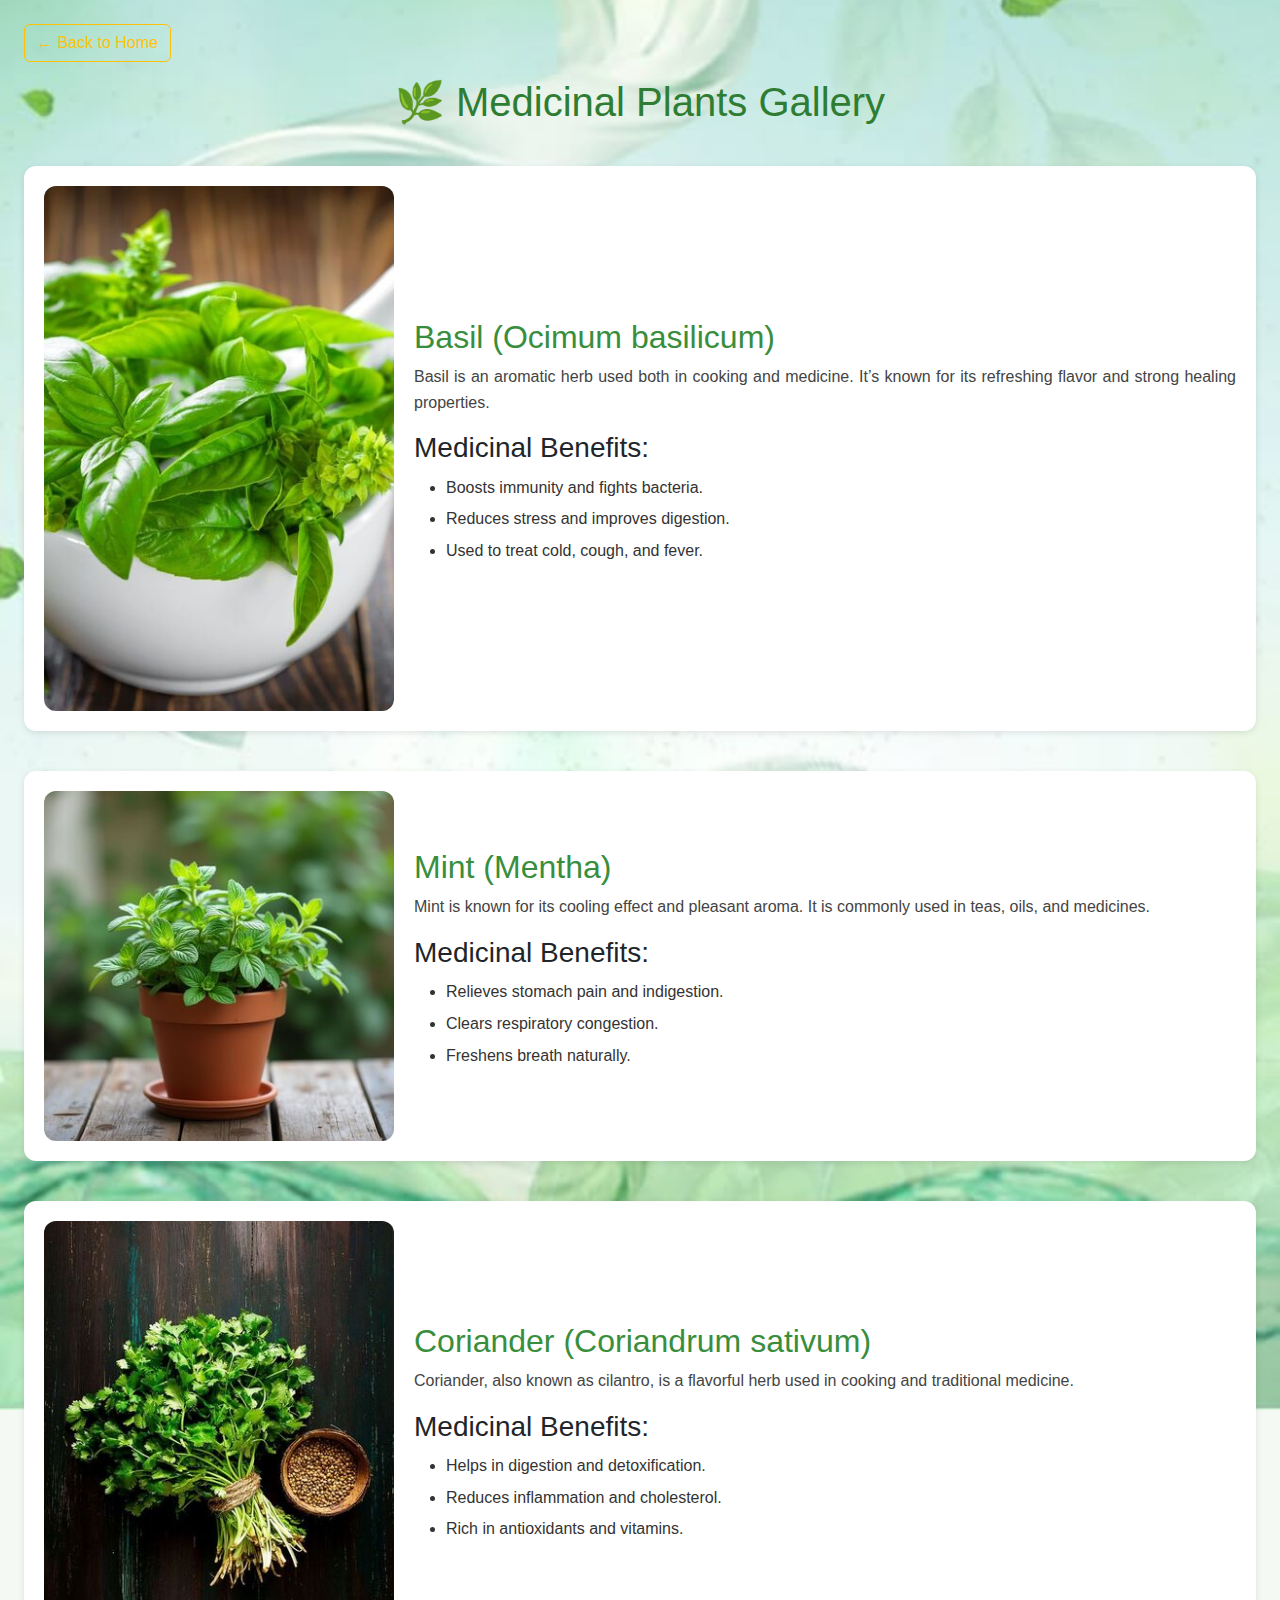
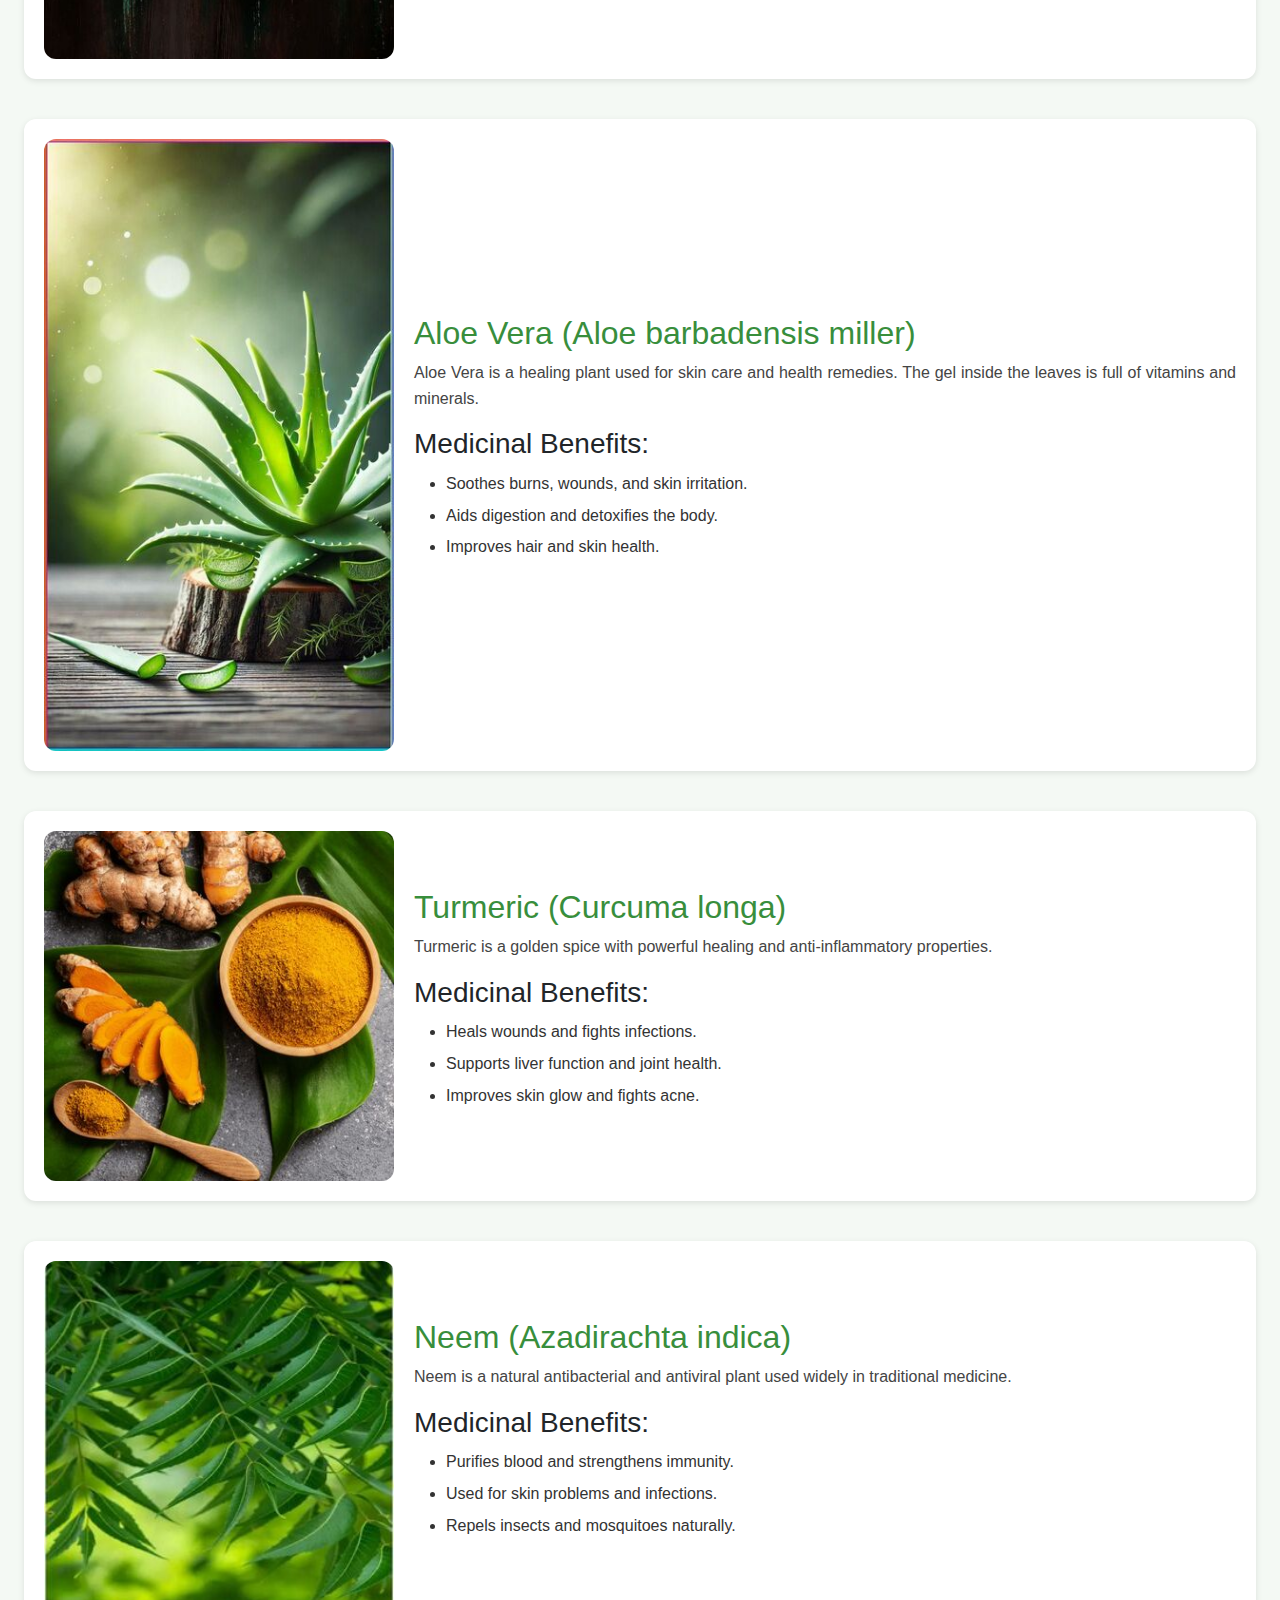
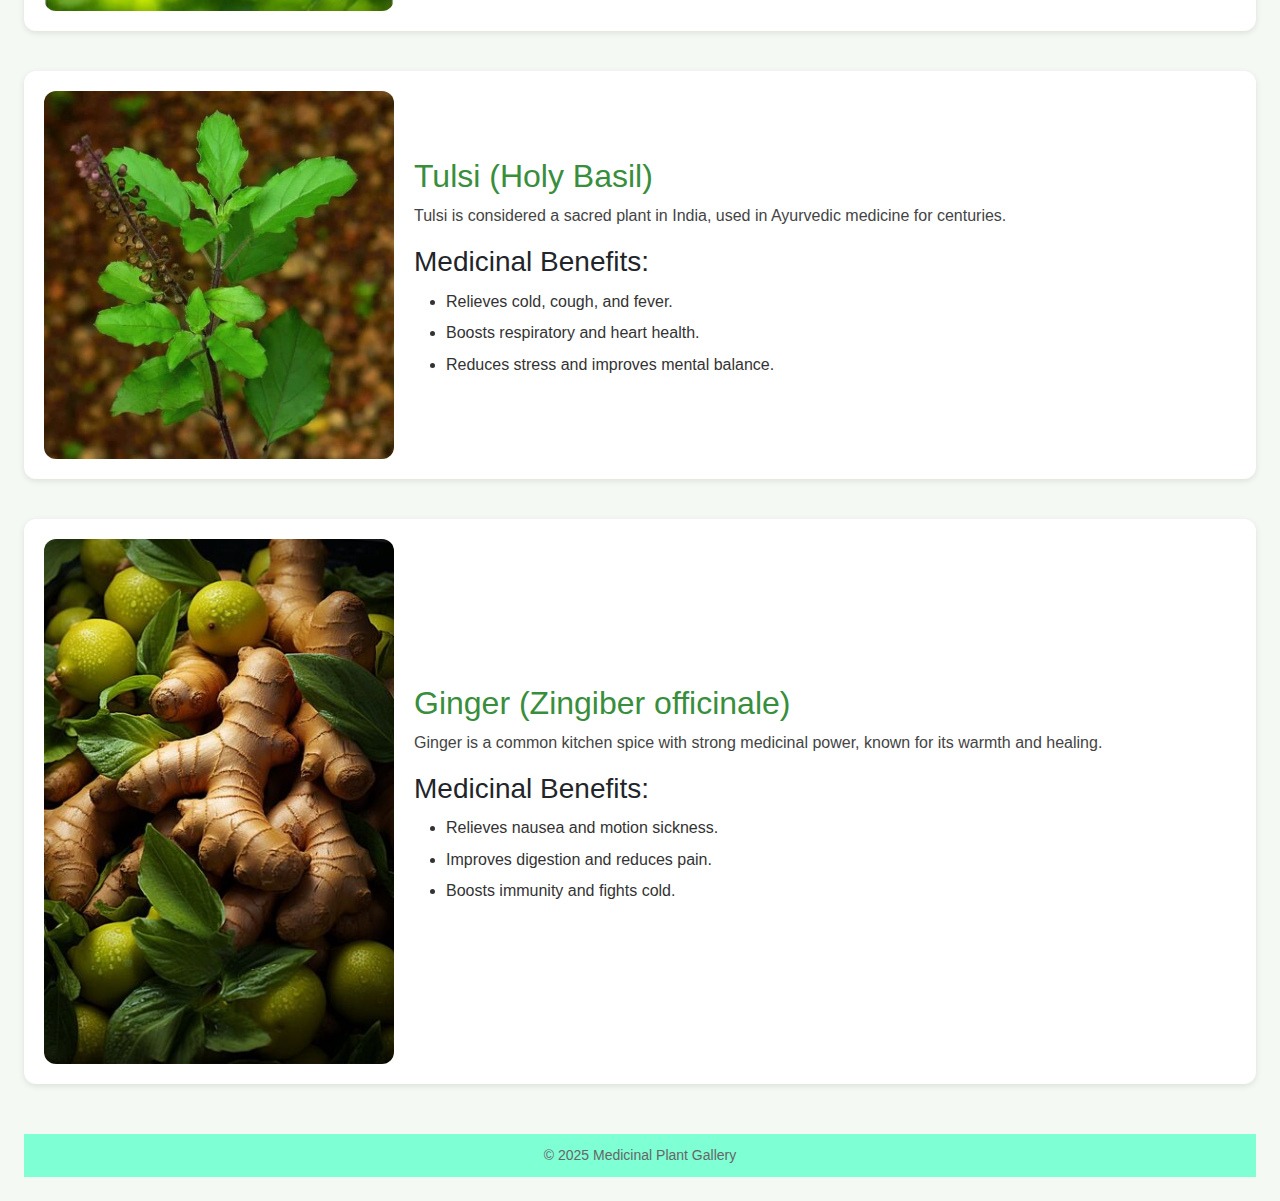
<file: page2/medicinal.html>
<!DOCTYPE html>
<html lang="en">
<head>
  <meta charset="UTF-8">
  <meta name="viewport" content="width=device-width, initial-scale=1.0">
  <title>Medicinal Plants Gallery</title>
   <!-- Bootstrap CSS -->
  <link href="https://cdn.jsdelivr.net/npm/bootstrap@5.3.8/dist/css/bootstrap.min.css" rel="stylesheet" />
  <link href="https://cdn.jsdelivr.net/npm/bootstrap-icons@1.11.3/font/bootstrap-icons.css" rel="stylesheet" />
<link href="thulai.css" rel="stylesheet">

</head>
<body>
  <body class="p-4">
  <a href="index.html" class="btn btn-outline-warning mb-3">← Back to Home</a>
  <h1>🌿 Medicinal Plants Gallery</h1>

  <!-- 1 -->
  <div class="plant-section">
    <img src="iloveimg-resized/basil.jpeg" alt="Basil">
    <div class="plant-info">
      <h2>Basil (Ocimum basilicum)</h2>
      <p>
        Basil is an aromatic herb used both in cooking and medicine.
        It’s known for its refreshing flavor and strong healing properties.
      </p>
      <h3>Medicinal Benefits:</h3>
      <ul>
        <li>Boosts immunity and fights bacteria.</li>
        <li>Reduces stress and improves digestion.</li>
        <li>Used to treat cold, cough, and fever.</li>
      </ul>
    </div>
  </div>

  <!-- 2 -->
  <div class="plant-section">
    <img src="iloveimg-resized/🌿 Fresh, vibrant mint leaves ready to add a burst….jpeg" alt="Mint">
    <div class="plant-info">
      <h2>Mint (Mentha)</h2>
      <p>
        Mint is known for its cooling effect and pleasant aroma.
        It is commonly used in teas, oils, and medicines.
      </p>
      <h3>Medicinal Benefits:</h3>
      <ul>
        <li>Relieves stomach pain and indigestion.</li>
        <li>Clears respiratory congestion.</li>
        <li>Freshens breath naturally.</li>
      </ul>
    </div>
  </div>

  <!-- 3 -->
  <div class="plant-section">
    <img src="iloveimg-resized/mailli.jpeg" alt="Coriander">
    <div class="plant-info">
      <h2>Coriander (Coriandrum sativum)</h2>
      <p>
        Coriander, also known as cilantro, is a flavorful herb used in cooking and traditional medicine.
      </p>
      <h3>Medicinal Benefits:</h3>
      <ul>
        <li>Helps in digestion and detoxification.</li>
        <li>Reduces inflammation and cholesterol.</li>
        <li>Rich in antioxidants and vitamins.</li>
      </ul>
    </div>
  </div>

  <!-- 4 -->
  <div class="plant-section">
    <img src="iloveimg-resized/nlock the incredible power of aloe vera! 🌱✨….jpeg" alt="Aloe Vera">
    <div class="plant-info">
      <h2>Aloe Vera (Aloe barbadensis miller)</h2>
      <p>
        Aloe Vera is a healing plant used for skin care and health remedies.
        The gel inside the leaves is full of vitamins and minerals.
      </p>
      <h3>Medicinal Benefits:</h3>
      <ul>
        <li>Soothes burns, wounds, and skin irritation.</li>
        <li>Aids digestion and detoxifies the body.</li>
        <li>Improves hair and skin health.</li>
      </ul>
    </div>
  </div>

  <!-- 5 -->
  <div class="plant-section">
    <img src="iloveimg-resized/termeric.jpeg" alt="Turmeric">
    <div class="plant-info">
      <h2>Turmeric (Curcuma longa)</h2>
      <p>
        Turmeric is a golden spice with powerful healing and anti-inflammatory properties.
      </p>
      <h3>Medicinal Benefits:</h3>
      <ul>
        <li>Heals wounds and fights infections.</li>
        <li>Supports liver function and joint health.</li>
        <li>Improves skin glow and fights acne.</li>
      </ul>
    </div>
  </div>

  <!-- 6 -->
  <div class="plant-section">
    <img src="iloveimg-resized/neem.jpeg" alt="Neem">
    <div class="plant-info">
      <h2>Neem (Azadirachta indica)</h2>
      <p>
        Neem is a natural antibacterial and antiviral plant used widely in traditional medicine.
      </p>
      <h3>Medicinal Benefits:</h3>
      <ul>
        <li>Purifies blood and strengthens immunity.</li>
        <li>Used for skin problems and infections.</li>
        <li>Repels insects and mosquitoes naturally.</li>
      </ul>
    </div>
  </div>

  <!-- 7 -->
  <div class="plant-section">
    <img src="iloveimg-resized/Thulasi!.jpeg" alt="Tulsi">
    <div class="plant-info">
      <h2>Tulsi (Holy Basil)</h2>
      <p>
        Tulsi is considered a sacred plant in India, used in Ayurvedic medicine for centuries.
      </p>
      <h3>Medicinal Benefits:</h3>
      <ul>
        <li>Relieves cold, cough, and fever.</li>
        <li>Boosts respiratory and heart health.</li>
        <li>Reduces stress and improves mental balance.</li>
      </ul>
    </div>
  </div>

  <!-- 8 -->
  <div class="plant-section">
    <img src="iloveimg-resized/Ginger.jpeg" alt="Ginger">
    <div class="plant-info">
      <h2>Ginger (Zingiber officinale)</h2>
      <p>
        Ginger is a common kitchen spice with strong medicinal power, known for its warmth and healing.
      </p>
      <h3>Medicinal Benefits:</h3>
      <ul>
        <li>Relieves nausea and motion sickness.</li>
        <li>Improves digestion and reduces pain.</li>
        <li>Boosts immunity and fights cold.</li>
      </ul>
    </div>
  </div>

  <footer>
    © 2025 Medicinal Plant Gallery 
  </footer>
</body>
</html>
</file>
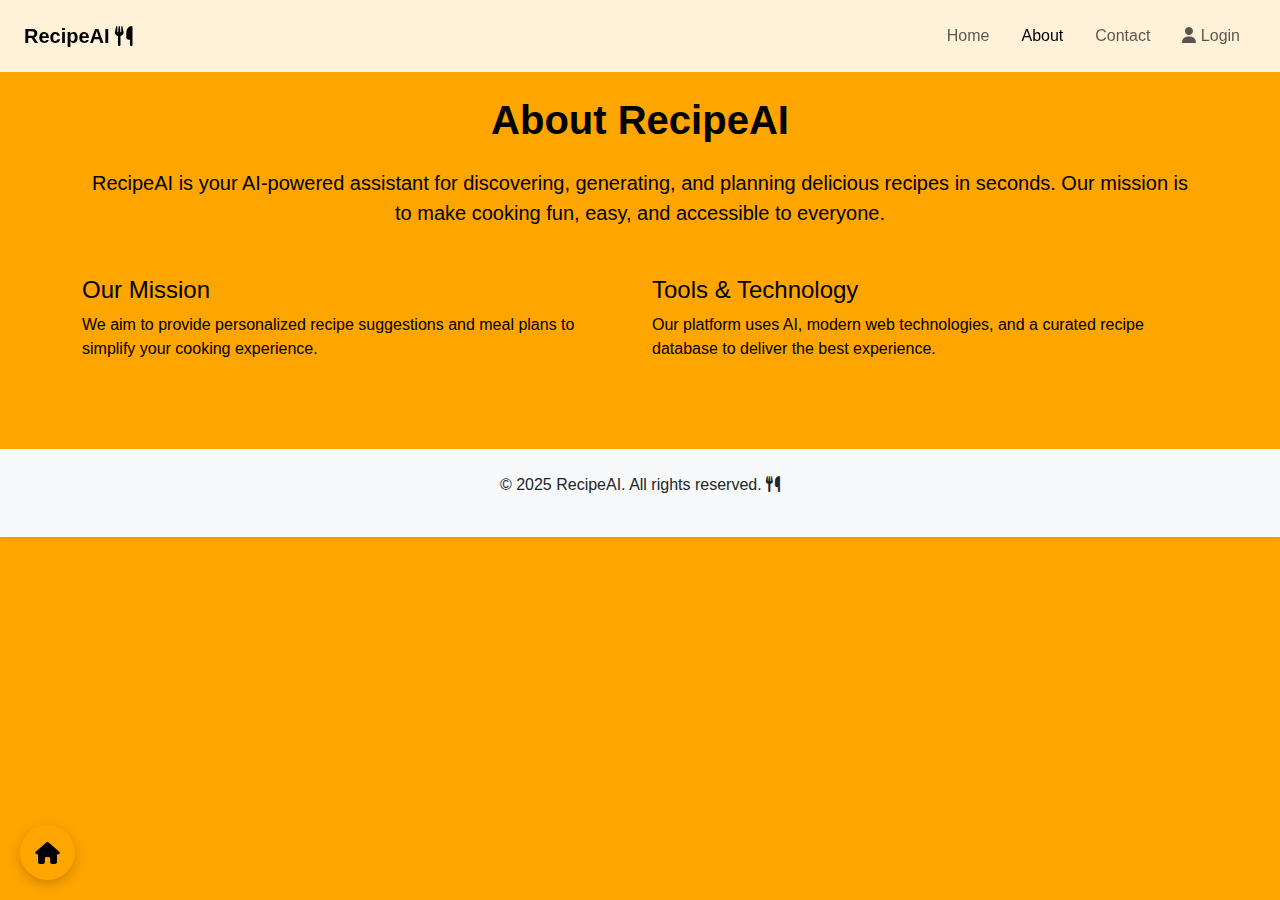
<file: recipe-ai-main/about.html>
<!DOCTYPE html>
<html lang="en">
<head>
  <meta charset="UTF-8">
  <meta name="viewport" content="width=device-width, initial-scale=1.0">
  <title>About - RecipeAI</title>
  <link href="https://cdn.jsdelivr.net/npm/bootstrap@5.3.1/dist/css/bootstrap.min.css" rel="stylesheet">
  <link rel="stylesheet" href="about.css">
 <a href="index.html" class="back-btn">
  <i class="fas fa-home"></i>
</a>

  <link rel="stylesheet" href="https://cdnjs.cloudflare.com/ajax/libs/font-awesome/6.5.0/css/all.min.css">
</head>
<body>
  <!-- Navbar -->
  <nav class="navbar navbar-expand-lg navbar-light fixed-top px-4 py-3" style="background: rgba(255,255,255,0.85); backdrop-filter: blur(8px);">
    <a class="navbar-brand fw-bold" href="index.html">RecipeAI <i class="fas fa-utensils"></i></a>
    <button class="navbar-toggler" type="button" data-bs-toggle="collapse" data-bs-target="#navbarNav">
      <span class="navbar-toggler-icon"></span>
    </button>
    <div class="collapse navbar-collapse justify-content-end" id="navbarNav">
      <ul class="navbar-nav align-items-center">
        <li class="nav-item mx-2"><a class="nav-link" href="index.html">Home</a></li>
        <li class="nav-item mx-2"><a class="nav-link active" href="about.html">About</a></li>
        <li class="nav-item mx-2"><a class="nav-link" href="contact.html">Contact</a></li>
        <li class="nav-item mx-2"><a class="nav-link" href="login.html"><i class="fas fa-user"></i> Login</a></li>
      </ul>
    </div>
  </nav>

  <!-- About Section -->
  <section class="about-section container text-center my-5 pt-5">
    <h1 class="mb-4">About RecipeAI</h1>
    <p class="lead mb-4">RecipeAI is your AI-powered assistant for discovering, generating, and planning delicious recipes in seconds. Our mission is to make cooking fun, easy, and accessible to everyone.</p>
    <div class="row text-start mt-5">
      <div class="col-md-6 mb-4">
        <h4>Our Mission</h4>
        <p>We aim to provide personalized recipe suggestions and meal plans to simplify your cooking experience.</p>
      </div>
      <div class="col-md-6 mb-4">
        <h4>Tools & Technology</h4>
        <p>Our platform uses AI, modern web technologies, and a curated recipe database to deliver the best experience.</p>
      </div>
    </div>
  </section>

  <footer class="bg-light text-dark text-center py-4 shadow-sm mt-5">
    <p>&copy; 2025 RecipeAI. All rights reserved. <i class="fas fa-utensils"></i></p>
  </footer>

  <script src="https://cdn.jsdelivr.net/npm/bootstrap@5.3.1/dist/js/bootstrap.bundle.min.js"></script>
  <script src="about.js"></script>
</body>
</html>
</file>
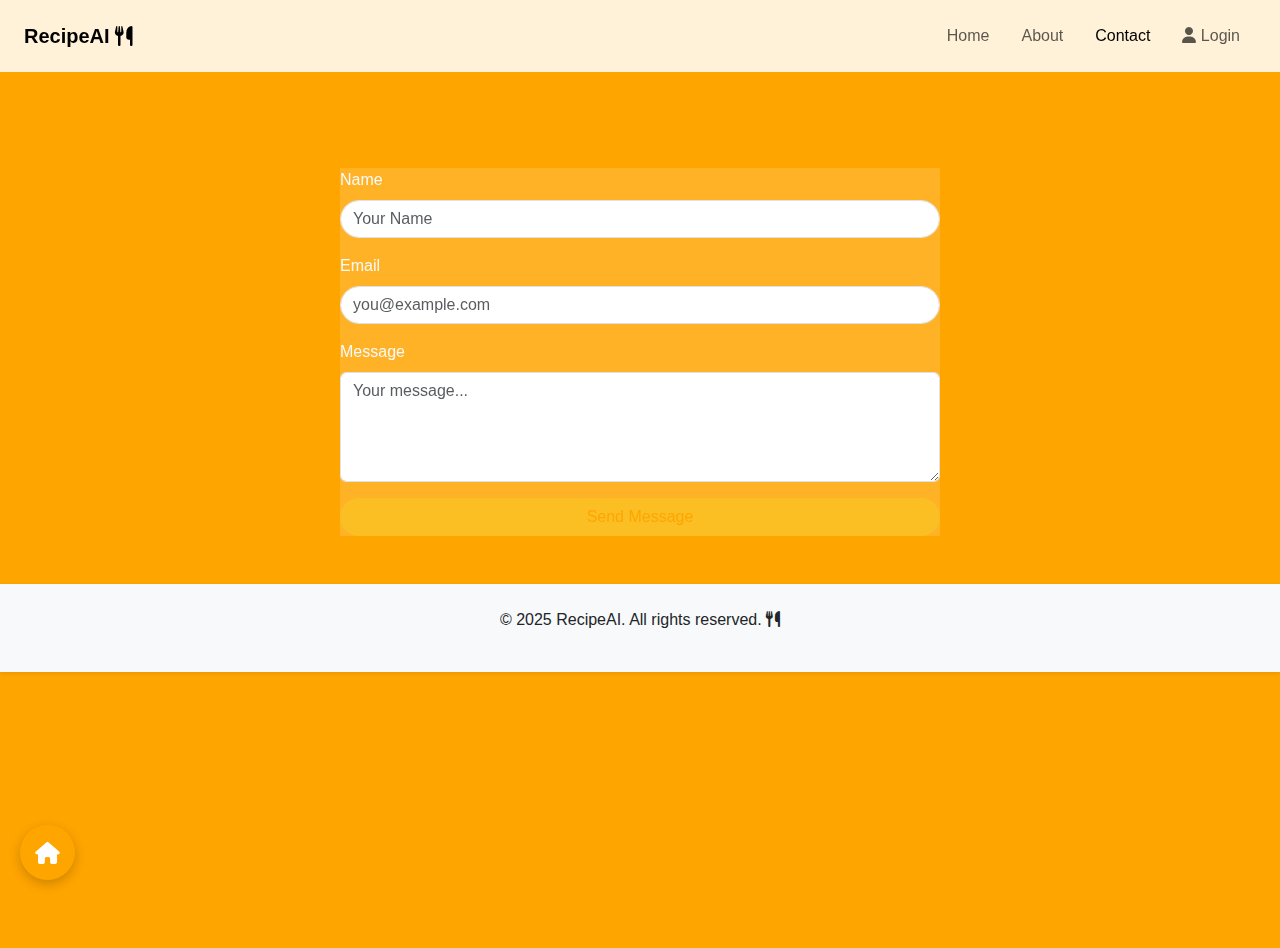
<file: recipe-ai-main/contact.html>
<!DOCTYPE html>
<html lang="en">
<head>
  <meta charset="UTF-8">
  <meta name="viewport" content="width=device-width, initial-scale=1.0">
  <title>Contact - RecipeAI</title>
  <link href="https://cdn.jsdelivr.net/npm/bootstrap@5.3.1/dist/css/bootstrap.min.css" rel="stylesheet">
  <link rel="stylesheet" href="contact.css">
   <a href="index.html" class="back-btn">
  <i class="fas fa-home"></i>
</a>
  <link rel="stylesheet" href="https://cdnjs.cloudflare.com/ajax/libs/font-awesome/6.5.0/css/all.min.css">
</head>
<body>

<!-- Navbar -->
<nav class="navbar navbar-expand-lg navbar-light fixed-top px-4 py-3" style="background: rgba(255,255,255,0.85); backdrop-filter: blur(8px);">
  <a class="navbar-brand fw-bold" href="index.html">RecipeAI <i class="fas fa-utensils"></i></a>
  <button class="navbar-toggler" type="button" data-bs-toggle="collapse" data-bs-target="#navbarNav">
    <span class="navbar-toggler-icon"></span>
  </button>
  <div class="collapse navbar-collapse justify-content-end" id="navbarNav">
    <ul class="navbar-nav align-items-center">
      <li class="nav-item mx-2"><a class="nav-link" href="index.html">Home</a></li>
      <li class="nav-item mx-2"><a class="nav-link" href="about.html">About</a></li>
      <li class="nav-item mx-2"><a class="nav-link active" href="contact.html">Contact</a></li>
      <li class="nav-item mx-2"><a class="nav-link" href="login.html"><i class="fas fa-user"></i> Login</a></li>
    </ul>
  </div>
</nav>

<!-- Contact Form -->
<section class="contact-section container my-5 pt-5">
  <h1 class="text-center mb-4">Get in Touch</h1>
  <form class="mx-auto" style="max-width:600px; backdrop-filter: blur(15px); background: rgba(255,255,255,0.15);" id="contactForm" class="p-4 rounded">
    <div class="mb-3">
      <label for="name" class="form-label text-light">Name</label>
      <input type="text" class="form-control rounded-pill" id="name" placeholder="Your Name" required>
    </div>
    <div class="mb-3">
      <label for="email" class="form-label text-light">Email</label>
      <input type="email" class="form-control rounded-pill" id="email" placeholder="you@example.com" required>
    </div>
    <div class="mb-3">
      <label for="message" class="form-label text-light">Message</label>
      <textarea class="form-control rounded" id="message" rows="4" placeholder="Your message..." required></textarea>
    </div>
    <button type="submit" class="btn btn-accent w-100 rounded-pill">Send Message</button>
  </form>
</section>

<footer class="bg-light text-dark text-center py-4 shadow-sm mt-5">
  <p>&copy; 2025 RecipeAI. All rights reserved. <i class="fas fa-utensils"></i></p>
</footer>

<script src="https://cdn.jsdelivr.net/npm/bootstrap@5.3.1/dist/js/bootstrap.bundle.min.js"></script>
<script src="contact.js"></script>
</body>
</html>
</file>
<file: recipe-ai-main/index.css>
/* ----------------- Root Variables ----------------- */
:root {
    /* Colors */
    --primary-color: #fbbf24;
    --secondary-color: #fff9e5;
    --accent-color: hsl(40, 2%, 28%);
    --accent-hover: #35322e;
    --text-color: #0a0a0a;
    --text-light: #232524;
    --text-gray: #080808;

    /* Fonts */
    --font-heading: 'Montserrat', sans-serif;
    --font-body: 'Plus Jakarta Sans', sans-serif;

    /* Radius */
    --radius-btn: 50px;
    --radius-card: 15px;
}

/* ----------------- Base Styles ----------------- */
body, html {
    margin: 0;
    padding: 0;
    font-family: var(--font-body);
    color: var(--text-color);
    background: linear-gradient(135deg, var(--primary-color), var(--secondary-color));
    min-height: 100vh;
}

/* ----------------- Navbar ----------------- */
.navbar {
    position: fixed;
    top: 0;
    width: 100%;
    z-index: 1000;
    background: rgba(255,255,255,0.8);
    backdrop-filter: blur(10px);
    box-shadow: 0 4px 12px rgba(0,0,0,0.1);
}

.navbar .nav-link {
    font-family: var(--font-heading);
    font-weight: 500;
    font-size: 1rem;
    padding: 10px 15px;
    border-radius: 5px;
    transition: all 0.3s ease;
    color: var(--text-color) !important;
}

.navbar .nav-link.active,
.navbar .nav-link:hover {
    background-color: var(--accent-color);
    color: var(--primary-color) !important;
}

/* ----------------- Hero Section ----------------- */
.hero {
    text-align: center;
    padding: 120px 20px 80px 20px;
    position: relative;
    z-index: 1;
}

.hero h1 {
    font-family: var(--font-heading);
    font-weight: 700;
    font-size: 3rem;
    color: var(--primary-color);
}

.hero p {
    font-family: var(--font-body);
    font-weight: 400;
    font-size: 1.2rem;
    color: var(--text-light);
}

/* Glassmorphism overlay */
.hero::before {
    content: "";
    position: absolute;
    top: 0; left: 0;
    width: 100%; height: 100%;
    background-image: radial-gradient(rgba(255,255,255,0.05) 1px, transparent 1px);
    background-size: 20px 20px;
    z-index: 0;
}

/* --------------- Carousel ------------------- */
.carousel-section h2 {
    font-family: var(--font-heading);
    font-weight: 700;
    color: var(--primary-color);
}

/* Half-page carousel */
 .carousel-img {
    height: 100vh;
    object-fit: cover;
    border-radius: var(--radius-card);
}

/* Caption */
.carousel-caption {
    font-family: var(--font-body);
    font-weight: 500;
    color: var(--text-color);
    background-color: rgba(255,255,255,0.85);
    border-radius: var(--radius-card);
    padding: 1rem;
}

.carousel-caption h5 {
    font-family: var(--font-heading);
    font-weight: 600;
    font-size: 1.5rem;
    color: var(--accent-color);
}

.carousel-caption p {
    font-size: 1rem;
    color: var(--text-color);
}

/* Indicators */
.carousel-indicators button {
    width: 100%;
    height: 100%;
    background-color: var(--accent-color);
    border-radius: 100%;
    opacity: 0.8;
}

.carousel-indicators .active {
    opacity: 1;
}
.carousel-indicators {
  display: none;
}
.carousel-section {
    width: 100%;
    margin: auto; /* centers it */
}


/* .search-bar {
    display: flex !important;
    align-items: center;
    justify-content: space-between;
    width: 75%;
    margin: 0 auto;
    background: rgba(255,255,255,0.35);
    backdrop-filter: blur(10px);
    border-radius: var(--radius-btn);
    padding: 5px;
    gap: 0;
} */ */


/* Ensure input expands and can be typed in */
/* .search-bar input {
    flex: 1 !important;
    width: 100% !important;
    background: transparent;
    z-index: 20;
} */ */



/* ----------------- Categories & Tags ----------------- */
.categories .btn {
    border-radius: var(--radius-btn);
    transition: all 0.3s ease;
    font-weight: 500;
}

.categories .btn:hover {
    transform: scale(1.05);
    background-color: var(--accent-color);
    color: var(--primary-color);
}

.tag {
    background-color: rgba(255,255,255,0.2);
    padding: 5px 15px;
    border-radius: var(--radius-btn);
    font-size: 0.9rem;
    font-family: var(--font-body);
    font-weight: 500;
    cursor: pointer;
    transition: all 0.3s ease;
}

.tag:hover {
    background-color: var(--accent-color);
    color: var(--primary-color);
    transform: translateY(-2px);
}

/* ----------------- Recipe Cards ----------------- */
.recipe-card, .ai-recipe-card {
    border-radius: var(--radius-card);
    overflow: hidden;
    background-color: #fff;
    color: var(--primary-color);
    transition: transform 0.3s ease, box-shadow 0.3s ease, opacity 0.5s ease;
    box-shadow: 0 8px 25px rgba(0,0,0,0.1); /* neumorphism */
}

.recipe-card:hover, .ai-recipe-card:hover {
    transform: translateY(-5px);
    box-shadow: 0 15px 30px rgba(0,0,0,0.15);
}

.recipe-card img, .ai-recipe-card img {
    width: 100%;
    height: 200px;
    object-fit: cover;
}

.recipe-card .card-body, .ai-recipe-card .card-body {
    padding: 1rem;
}

.recipe-card .card-title, .ai-recipe-card .card-title {
    font-family: var(--font-heading);
    font-weight: 700;
    font-size: 1.25rem;
}

/* ----------------- Buttons ----------------- */
.btn-accent {
    background-color: var(--accent-color);
    color: var(--primary-color);
    font-family: var(--font-heading);
    font-weight: 600;
    border-radius: var(--radius-btn);
    transition: all 0.3s ease;
    box-shadow: 0 5px 15px rgba(0,0,0,0.1);
}

.btn-accent:hover {
    background-color: var(--accent-hover);
    transform: translateY(-2px);
}

/* ----------------- Footer ----------------- */

.footer {
 
    background-color: var(--primary-color);
    color: var(--text-light);
    text-align: center;
    padding: 20px 0;
    font-family: var(--font-body);
    box-shadow: 0 -4px 12px rgba(0,0,0,0.1);
    border-radius: 0;
    width: 100%;
}

.footer a {
    color: var(--text-light);
    text-decoration: none;
    font-weight: 600;
    transition: color 0.3s, text-decoration 0.3s;
}

.footer a:hover {
    text-decoration: underline;
    color: #ffe5d1; /* light hover effect */
}

.footer i {
    margin: 0;
    color: #fff;
}
* {
  box-sizing: border-box;
}


/* ----------------- Footer Adjustments ----------------- */
.footer {
    
    width: 100%; 
    padding:  0; 
}


/* Responsive tweaks */
@media (max-width: 576px) {
    .footer p {
        font-size: 14px;
    }
}


/* ----------------- Responsive ----------------- */
@media(max-width: 768px) {
    .search-bar {
        flex-direction: column;
    }

    .search-bar input, .search-bar button {
        width: 100%;
        margin: 5px 0;
    }

    .recipe-card, .ai-recipe-card {
        margin-bottom: 20px;
    }
}

/* ----------------- AI Cards Fade-in ----------------- */
.ai-recipe-card {
    opacity: 0;
    animation: fadeIn 0.5s forwards;
}

@keyframes fadeIn {
    to { opacity: 1; }
}

/* Prompt Editor */
.prompt-editor-container {
  background: #ffffff;
  border-radius: 12px;
  border-left: 4px solid var(--primary-color);
  transition: all 0.3s ease;
}

#togglePrompt {
  transition: 0.3s ease;
}
#togglePrompt:hover {
  background: var(--secondary-color);
  color: #000;
}
#searchInput {
  position: relative;
  z-index: 10000;
}
.hero h1 {
    color: #ffffff;   /* Pure bright white */
    text-shadow: 0 3px 10px rgba(0,0,0,0.25); /* makes it stand out */
}
.hero p {
    color: #f0f0f0; /* Slightly off-white for better readability */
    text-shadow: 0 2px 8px rgba(0,0,0,0.2); /* subtle shadow */
}
</file>
<file: aromatic.css>
body {
  background-image: url('imges/Green plant, cosmetics home, shop background, home….jpeg');
  background-size: cover;
  background-repeat: no-repeat;
  background-attachment: fixed;
  background-position: center;
}
.card { border-radius: 15px; }
    body {
      font-family: "Poppins", sans-serif;
      background-color: #fffaf7;
      margin: 0;
      padding: 20px;
    }
    h1 {
      text-align: center;
      color: #6a1b9a;
      margin-bottom: 40px;
    }
    .plant {
      display: flex;
      flex-wrap: wrap;
      background: #fff;
      border-radius: 10px;
      margin-bottom: 30px;
      box-shadow: 0 2px 6px rgba(0,0,0,0.1);
      padding: 20px;
    }
    img {
      width: 100%;
      max-width: 320px;
      border-radius: 10px;
      margin-right: 20px;
    }
    .info {
      flex: 1;
      min-width: 280px;
    }
    ul {
      margin-top: 10px;
    }
    footer {
      text-align: center;
      margin-top: 50px;
      color: #666;
    }
</file>
<file: culinary.css>
body {
  background-image: url('imges/Green plant, cosmetics home, shop background, home….jpeg');
  background-size: cover;
  background-repeat: no-repeat;
  background-attachment: fixed;
  background-position: center;
}
.card { border-radius: 15px; }
    body {
      font-family: "Poppins", sans-serif;
      background-color: #f7fff7;
      margin: 0;
      padding: 20px;
    }
    

    h1 {
      text-align: center;
      color: #2e7d32;
      margin-bottom: 40px;
    }
    .plant {
      display: flex;
      flex-wrap: wrap;
      background: #fff;
      border-radius: 10px;
      margin-bottom: 30px;
      box-shadow: 0 2px 6px rgba(0,0,0,0.1);
      padding: 20px;
    }
    img {
      width: 100%;
      max-width: 320px;
      border-radius: 10px;
      margin-right: 20px;
    }
    .info {
      flex: 1;
      min-width: 280px;
    }
    ul {
      margin-top: 10px;
    }
    footer {
      text-align: center;
      margin-top: 50px;
      color: #666;
    }
</file>
<file: gallery.css>
section.container img {
  transition: transform 0.3s;
}
section.container img:hover {
  transform: scale(1.05);
  box-shadow: 0 8px 16px rgba(0,0,0,0.3);
  
}
/* Gallery images */
.gallery-img {
  width: 100%;           /* Fill the column width */
  height: 250px;         /* Fixed height for all images */
  object-fit: cover;     /* Crop/scale images to fit nicely */
  border: 3px solid #2d6a4f; /* Dark green border */
  border-radius: 10px;   /* Rounded corners */
  transition: transform 0.3s, box-shadow 0.3s; /* Hover effect */
}

@media (max-width: 768px) {
  .gallery-img {
    height: 200px;
  }
}
</file>
<file: style1.css>
body {
      font-family: "Poppins", sans-serif;
      background: linear-gradient(to bottom right, #e8f5e9, #f1f8e9);
      margin: 0;
      padding: 0;
      text-align: center;
    }

    header {
      background-color: #2e7d32;
      color: white;
      padding: 30px 0;
      box-shadow: 0 2px 8px rgba(0,0,0,0.2);
    }

    header h1 {
      margin: 0;
      font-size: 2.4rem;
    }

    header p {
      font-size: 1.1rem;
      margin-top: 8px;
      color: #dcedc8;
    }

    main {
      margin-top: 60px;
      display: flex;
      flex-wrap: wrap;
      justify-content: center;
      gap: 30px;
      padding: 20px;
    }

    .card {
      background: #fff;
      border-radius: 15px;
      box-shadow: 0 2px 8px rgba(0,0,0,0.1);
      width: 280px;
      padding: 20px;
      transition: transform 0.3s, box-shadow 0.3s;
    }

    .card:hover {
      transform: translateY(-8px);
      box-shadow: 0 6px 12px rgba(0,0,0,0.2);
    }

    .card img {
      width: 100%;
      height: 180px;
      object-fit: cover;
      border-radius: 10px;
    }

    .card h2 {
      color: #388e3c;
      margin-top: 15px;
    }

    .card p {
      color: #555;
      font-size: 0.95rem;
    }

    .card a {
      display: inline-block;
      margin-top: 10px;
      padding: 8px 16px;
      background-color: #43a047;
      color: white;
      text-decoration: none;
      border-radius: 6px;
      font-weight: bold;
      transition: background 0.3s;
    }

    .card a:hover {
      background-color: #2e7d32;
    }

    footer {
      background: #1b5e20;
      color: #c8e6c9;
      padding: 15px;
      margin-top: 50px;
      font-size: 14px;
    }
</file>
<file: thulai.css>
body {
  background-image: url('/imges/Green\ plant\,\ cosmetics\ home\,\ shop\ background\,\ home….jpeg');
  background-size: cover;
  background-repeat: no-repeat;
  background-attachment: fixed;
  background-position: center;
}
 
 body {
      background-color: #eaf7ea;
      font-family: "Poppins", sans-serif;
    }
    .card { border-radius: 15px; }

    body {
      font-family: "Poppins", sans-serif;
      background-color: #f4f9f4;
      margin: 0;
      padding: 20px;
      line-height: 1.6;
    }
  

    h1 {
      text-align: center;
      color: #2e7d32;
      margin-bottom: 40px;
    }

    .plant-section {
      background: #fff;
      border-radius: 12px;
      box-shadow: 0 2px 6px rgba(0,0,0,0.1);
      padding: 20px;
      margin-bottom: 40px;
      display: flex;
      flex-wrap: wrap;
      align-items: center;
    }

    .plant-section img {
      width: 100%;
      max-width: 350px;
      border-radius: 12px;
      margin-right: 20px;
    }

    .plant-info {
      flex: 1;
      min-width: 280px;
    }

    .plant-info h2 {
      color: #388e3c;
      margin-top: 0;
    }

    .plant-info p {
      color: #444;
      text-align: justify;
    }

    ul {
      margin-top: 10px;
      color: #333;
    }

    li {
      margin-bottom: 6px;
    }

    footer {
      text-align: center;
      padding: 10px;
      font-size: 14px;
      color: #666;
      margin-top: 50px;
      border: #444;
      background-color:aquamarine
    }
</file>
<file: page2/thulai.css>
body {
  background-image: url('imges/Green plant, cosmetics home, shop background, home….jpeg');
  background-size: cover;
  background-repeat: no-repeat;
  background-attachment: fixed;
  background-position: center;
}
 
 body {
      background-color: #eaf7ea;
      font-family: "Poppins", sans-serif;
    }
    .card { border-radius: 15px; }

    body {
      font-family: "Poppins", sans-serif;
      background-color: #f4f9f4;
      margin: 0;
      padding: 20px;
      line-height: 1.6;
    }
  

    h1 {
      text-align: center;
      color: #2e7d32;
      margin-bottom: 40px;
    }

    .plant-section {
      background: #fff;
      border-radius: 12px;
      box-shadow: 0 2px 6px rgba(0,0,0,0.1);
      padding: 20px;
      margin-bottom: 40px;
      display: flex;
      flex-wrap: wrap;
      align-items: center;
    }

    .plant-section img {
      width: 100%;
      max-width: 350px;
      border-radius: 12px;
      margin-right: 20px;
    }

    .plant-info {
      flex: 1;
      min-width: 280px;
    }

    .plant-info h2 {
      color: #388e3c;
      margin-top: 0;
    }

    .plant-info p {
      color: #444;
      text-align: justify;
    }

    ul {
      margin-top: 10px;
      color: #333;
    }

    li {
      margin-bottom: 6px;
    }

    footer {
      text-align: center;
      padding: 10px;
      font-size: 14px;
      color: #666;
      margin-top: 50px;
      border: #444;
      background-color:aquamarine
    }
</file>
<file: recipe-ai-main/about.css>
body {
    font-family: 'Plus Jakarta Sans', sans-serif;
    background: linear-gradient(135deg,  orange, orange);
    min-height: 90h;
    color: black;
}

.about-section h1 {
    font-family: 'Montserrat', sans-serif;
    font-weight: 700;
    color:black;
}

.about-section p, .about-section h4 {
    color:black;
}

footer {
    background-color: orange
}
.back-btn {
  position: fixed;
  bottom: 20px;
  left: 20px;
  background: orange;
  color:black;
  width: 55px;
  height: 55px;
  border-radius: 50%;
  display: flex;
  justify-content: center;
  align-items: center;
  font-size: 22px;
  text-decoration: none;
  box-shadow: 0 4px 12px rgba(0,0,0,0.2);
  transition: 0.3s;
}

.back-btn:hover {
  transform: scale(1.1);
  background: orange;
}
</file>
<file: recipe-ai-main/contact.css>
body {
    font-family: 'Plus Jakarta Sans', sans-serif;
    background: linear-gradient(135deg, orange, orange);
    min-height: 100vh;
    color: #333;
}

.contact-section h1 {
    font-family: 'Montserrat', sans-serif;
    font-weight: 700;
    color: orange;
}

form label, form input, form textarea {
    color: orange;
}

.btn-accent {
    background-color: #FBBF24;
    color: orange;
}

.btn-accent:hover {
    background-color: #FFC107;
}
.back-btn {
  position: fixed;
  bottom: 20px;
  left: 20px;
  background: orange;
  color: white;
  width: 55px;
  height: 55px;
  border-radius: 50%;
  display: flex;
  justify-content: center;
  align-items: center;
  font-size: 22px;
  text-decoration: none;
  box-shadow: 0 4px 12px rgba(0,0,0,0.2);
  transition: 0.3s;
}

.back-btn:hover {
  transform: scale(1.1);
  background: orange;
}
</file>
